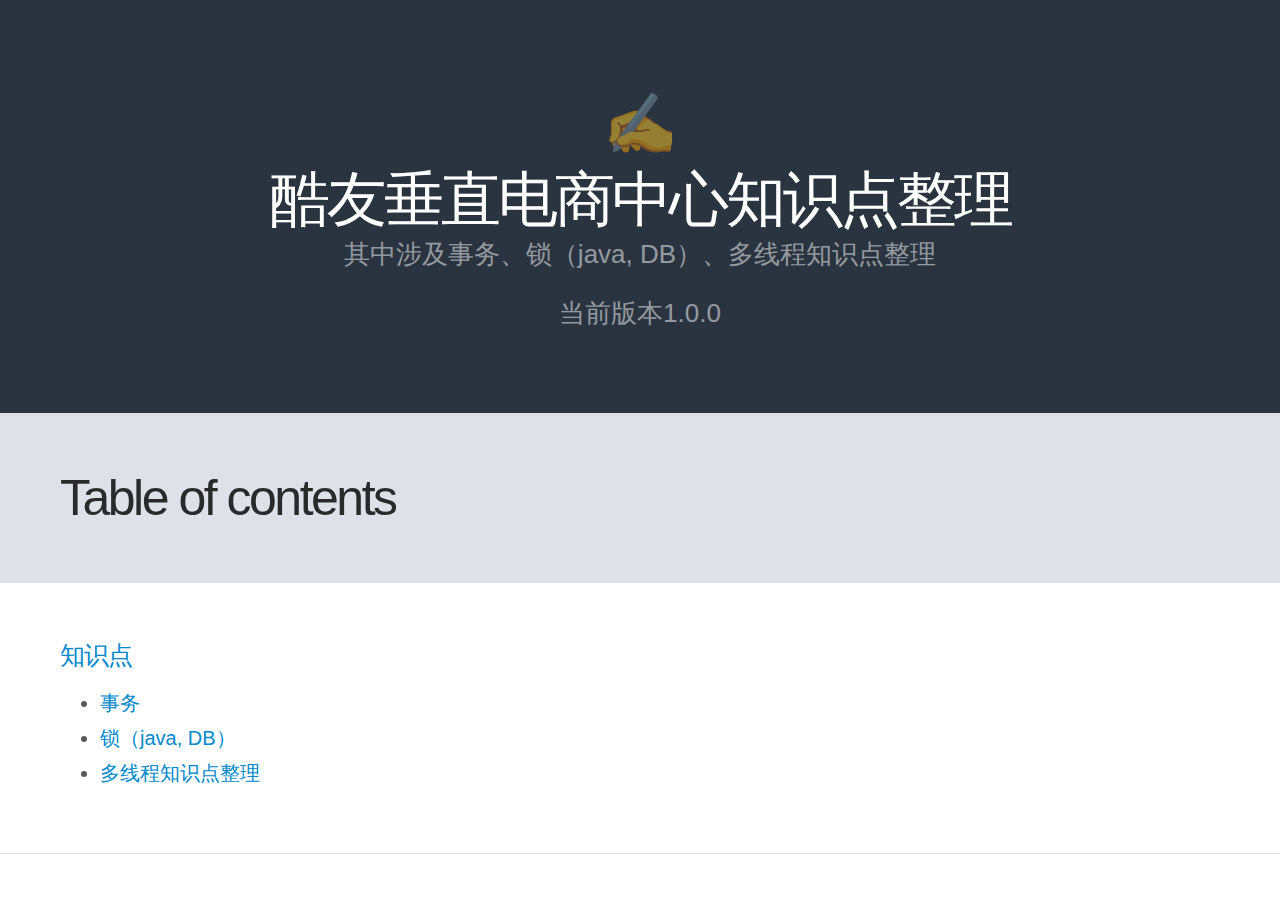
<file: kuyuTechHtml/index.html>
<!DOCTYPE html>
<html>
	<head>
	<meta http-equiv="Content-Type" content="text/html; charset=UTF-8">
    <meta http_equiv="X_UA_Compatible" content="IE=edge">
    <meta name="viewport" content="width=device-width, initial-scale=1.0, maximum-scale=1">
    <title>酷友垂直电商中心知识点整理</title>

    <link rel="stylesheet" href="static/css/style.css">
    </head>
	
<body youdao="bind">
    
	<header class="masthead">
		<div class="container">
			<span class="icon">✍</span>
			<h1>酷友垂直电商中心知识点整理</h1>
			<p class="lead">其中涉及事务、锁（java, DB）、多线程知识点整理</p>
			<p class="lead">当前版本1.0.0</p>
		</div>
	</header>
	<a href="#top" id="toTop"></a>
	<div class="heading" id="toc">
		<h2>Table of contents</h2>
	</div>
	<div class="section toc">
		<div class="col">
			<h4><a href="index.html">知识点</a></h4>
			<ul>
				<li><a href="html/transaction.html">事务</a></li>
				<li><a href="html/lock.html">锁（java, DB）</a></li>
				<li><a href="html/multithreading.html">多线程知识点整理</a></li>
			</ul>
		</div>
	</div>
</body>
</html>
</file>
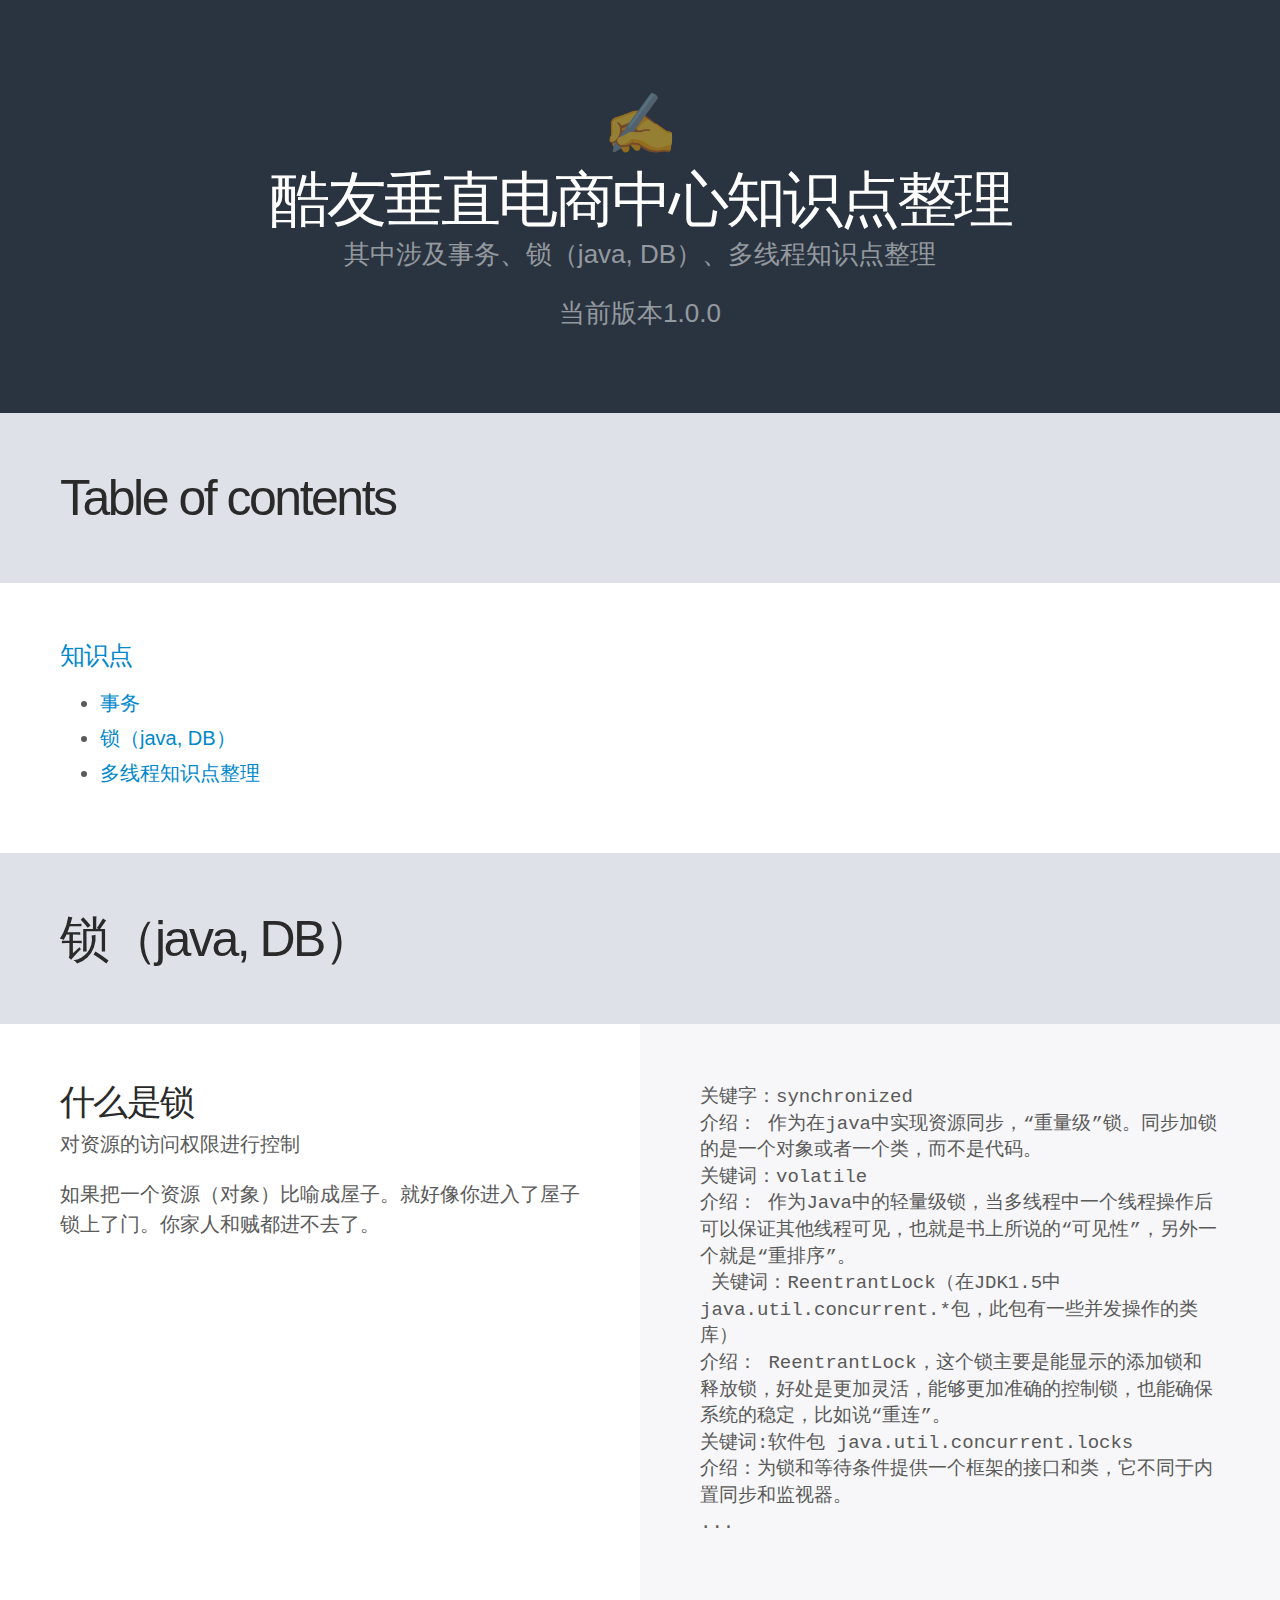
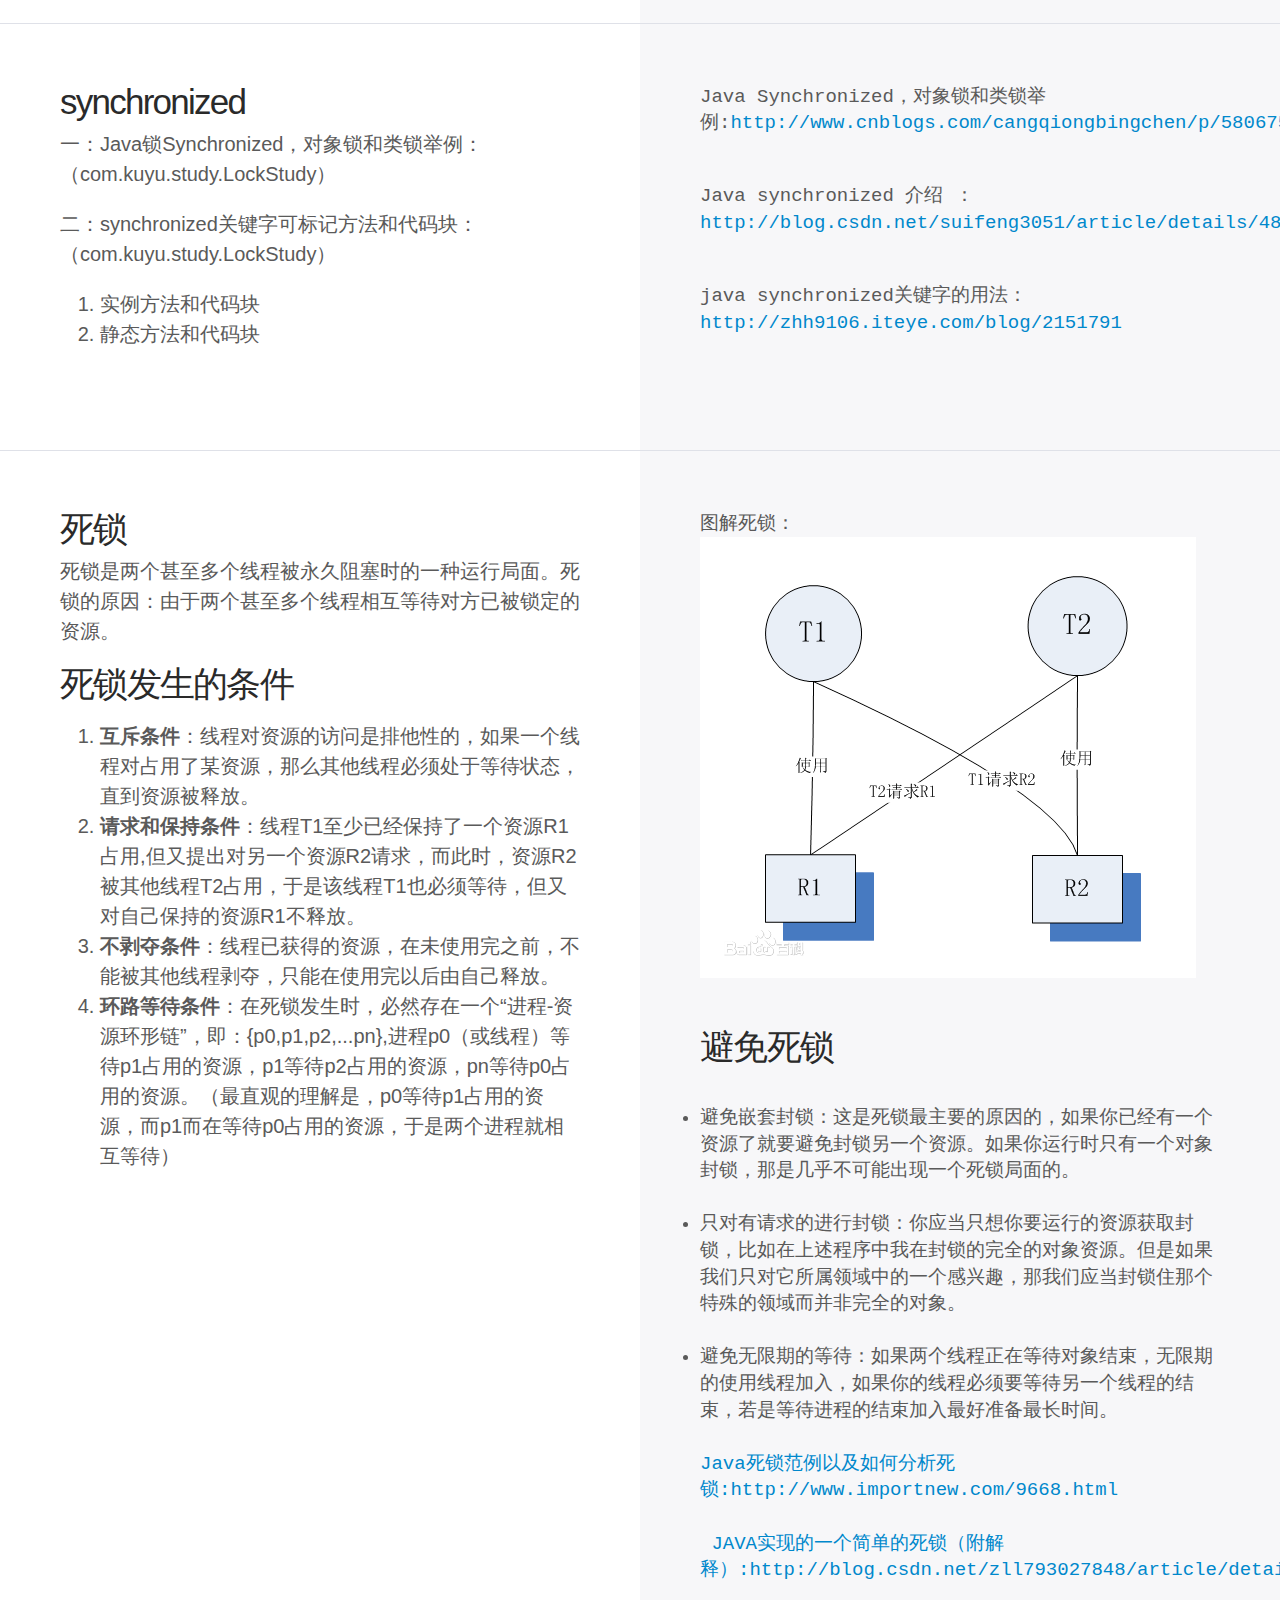
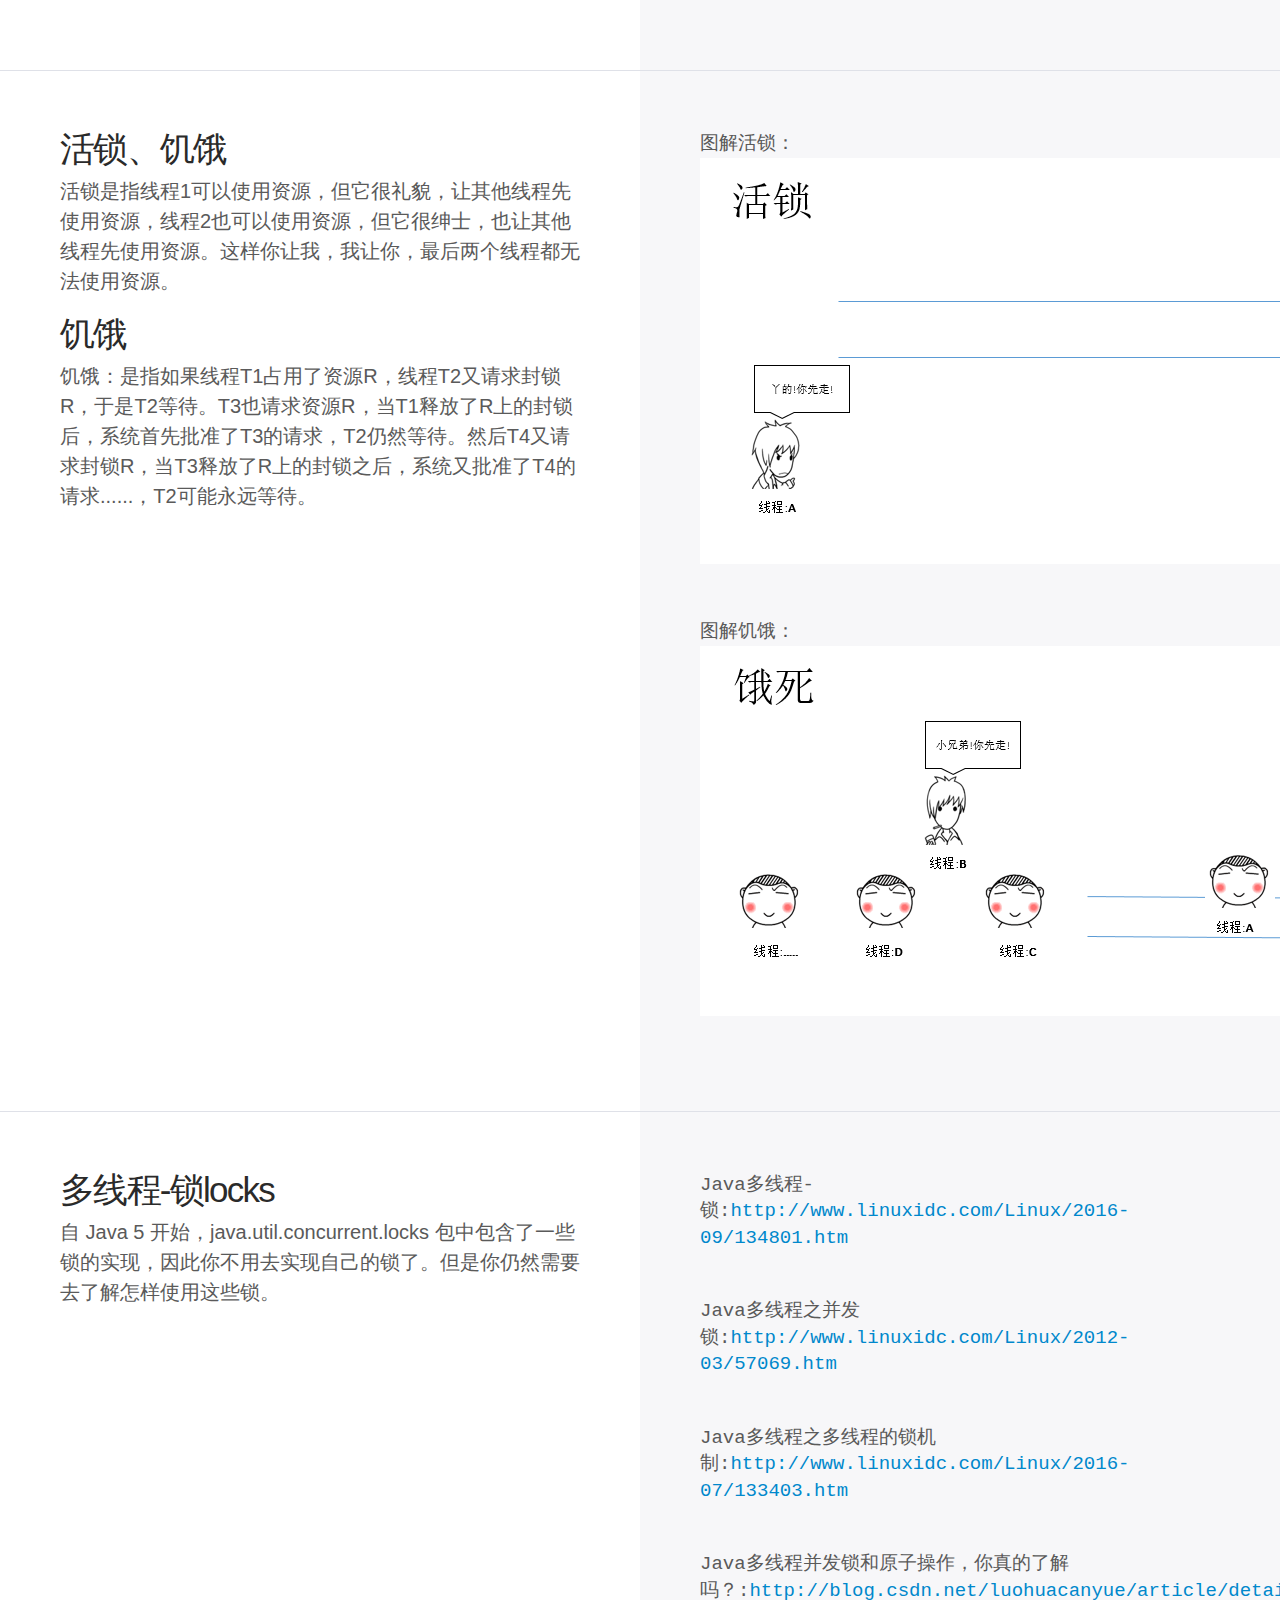
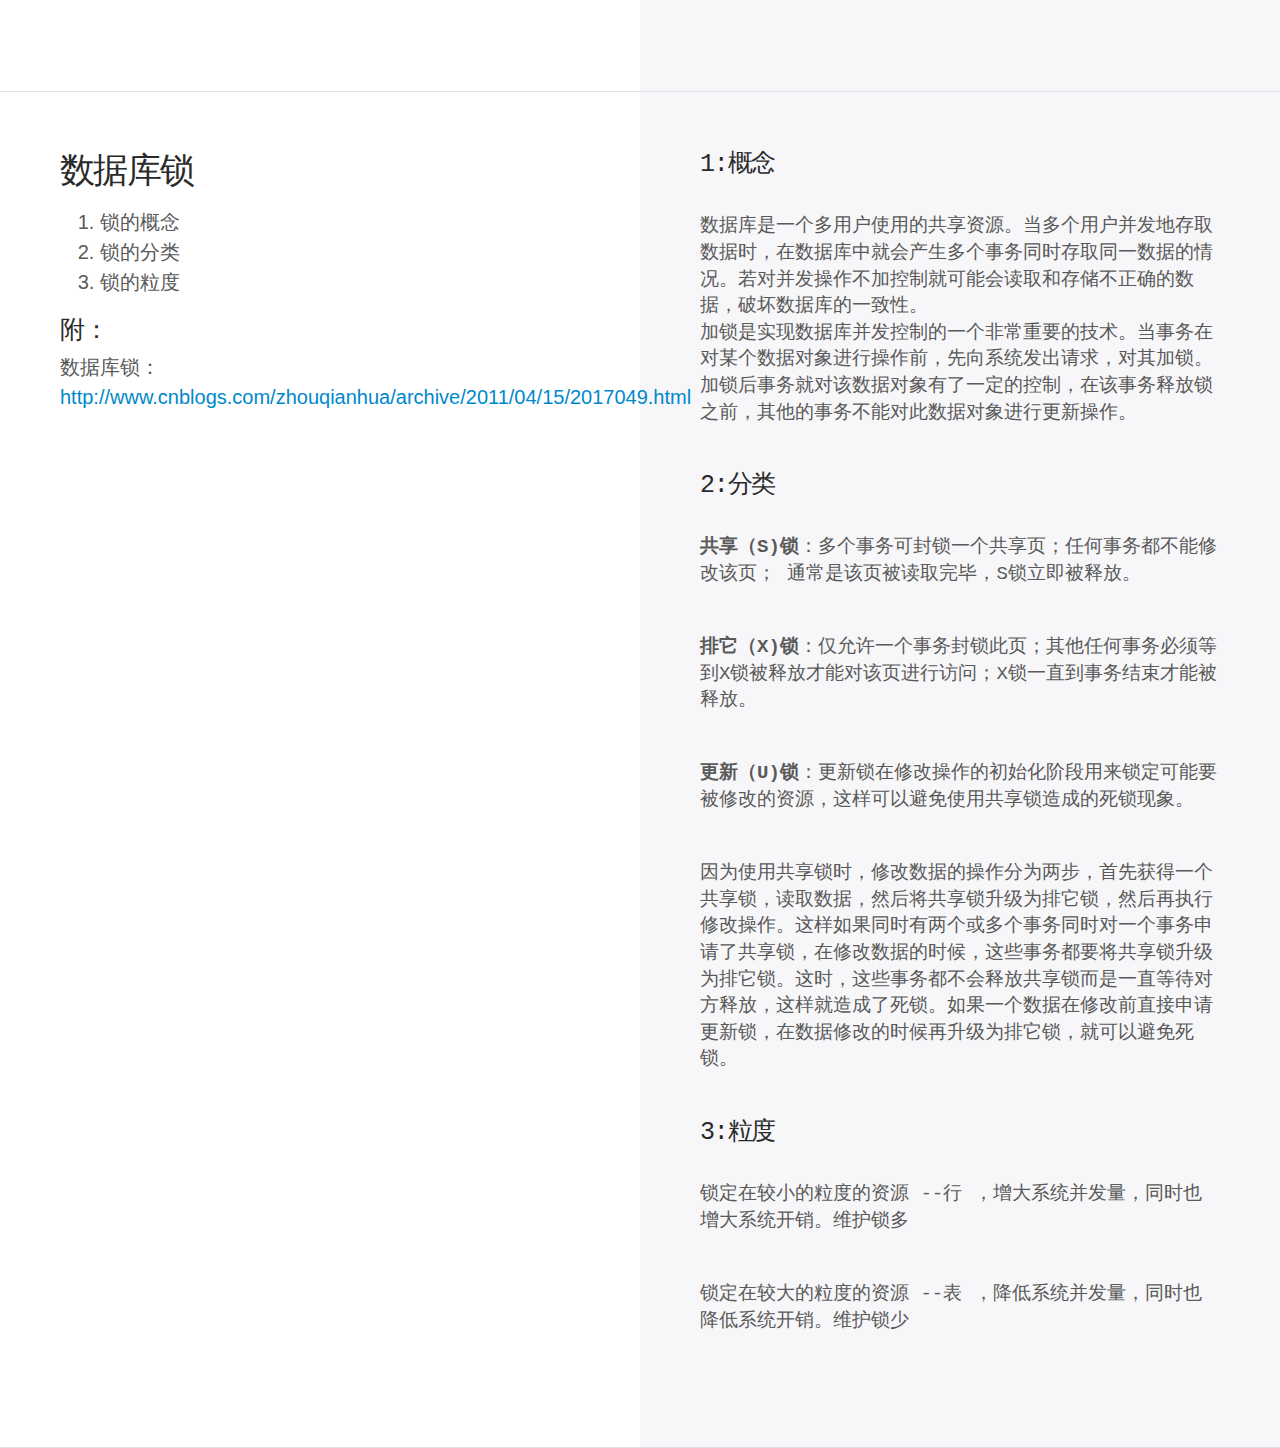
<file: kuyuTechHtml/html/lock.html>
<!DOCTYPE html>
<html>
	<head>
	<meta http-equiv="Content-Type" content="text/html; charset=UTF-8">
    <meta http_equiv="X_UA_Compatible" content="IE=edge">
    <meta name="viewport" content="width=device-width, initial-scale=1.0, maximum-scale=1">
    <title>锁知识点整理</title>
    	<link rel="stylesheet" href="../static/css/style.css">
    </head>
<body youdao="bind">

<header class="masthead">
	<div class="container">
		<span class="icon">✍</span>
		<h1>酷友垂直电商中心知识点整理</h1>
		<p class="lead">其中涉及事务、锁（java, DB）、多线程知识点整理</p>
		<p class="lead">当前版本1.0.0</p>
	</div>
</header>
<a href="#top" id="toTop"></a>
<div class="heading" id="toc">
	<h2>Table of contents</h2>
</div>
<div class="section toc">
	<div class="col">
		<h4><a href="../index.html">知识点</a></h4>
		<ul>
			<li><a href="../html/transaction.html">事务</a></li>
			<li><a href="../html/lock.html">锁（java, DB）</a></li>
			<li><a href="../html/multithreading.html">多线程知识点整理</a></li>
		</ul>
	</div>
</div>

<div class="heading" id="css">
  <h2>锁（java, DB）</h2>
</div>

<div class="section" id="css_declaration_order">
    <div class="col">
        <h3>什么是锁</h3>
        <p>对资源的访问权限进行控制</p>
        <p>如果把一个资源（对象）比喻成屋子。就好像你进入了屋子锁上了门。你家人和贼都进不去了。</p>
    </div>
    <div class="col">
        <div class="highlight">
        <pre>
关键字：synchronized
介绍： 作为在java中实现资源同步，“重量级”锁。同步加锁的是一个对象或者一个类，而不是代码。
关键词：volatile
介绍： 作为Java中的轻量级锁，当多线程中一个线程操作后可以保证其他线程可见，也就是书上所说的“可见性”，另外一个就是“重排序”。
 关键词：ReentrantLock（在JDK1.5中java.util.concurrent.*包，此包有一些并发操作的类库）
介绍： ReentrantLock，这个锁主要是能显示的添加锁和释放锁，好处是更加灵活，能够更加准确的控制锁，也能确保系统的稳定，比如说“重连”。
关键词:软件包 java.util.concurrent.locks 
介绍：为锁和等待条件提供一个框架的接口和类，它不同于内置同步和监视器。
...
        </pre>
		</div>
    </div>
</div>


<div class="section" id="css_declaration_order">
    <div class="col">
        <h3>synchronized</h3>
        <p>一：Java锁Synchronized，对象锁和类锁举例：（com.kuyu.study.LockStudy）</p>
        <p>二：synchronized关键字可标记方法和代码块：（com.kuyu.study.LockStudy）</p>
        <ol>
        	<li>实例方法和代码块</li>
        	<li>静态方法和代码块</li>
        </ol>
    </div>
    <div class="col">
        <div class="highlight">
        <pre>
<p>Java Synchronized，对象锁和类锁举例:<a href="http://www.cnblogs.com/cangqiongbingchen/p/5806757.html" target="_blank">http://www.cnblogs.com/cangqiongbingchen/p/5806757.html</a></p>
<p>Java synchronized 介绍 ：<a href="http://blog.csdn.net/suifeng3051/article/details/48711405" target="_blank">http://blog.csdn.net/suifeng3051/article/details/48711405</a></p>
<p>java synchronized关键字的用法：<a href="http://zhh9106.iteye.com/blog/2151791" target="_blank">http://zhh9106.iteye.com/blog/2151791</a></p>
        </pre>
		</div>
    </div>
</div>

<div class="section" id="css_declaration_order">
    <div class="col">
        <h3>死锁</h3>
        <p>死锁是两个甚至多个线程被永久阻塞时的一种运行局面。死锁的原因：由于两个甚至多个线程相互等待对方已被锁定的资源。</p>
        <h3>死锁发生的条件</h3>
        <p/>
        <ol>
			<li><b>互斥条件</b>：线程对资源的访问是排他性的，如果一个线程对占用了某资源，那么其他线程必须处于等待状态，直到资源被释放。</li>
			<li><b>请求和保持条件</b>：线程T1至少已经保持了一个资源R1占用,但又提出对另一个资源R2请求，而此时，资源R2被其他线程T2占用，于是该线程T1也必须等待，但又对自己保持的资源R1不释放。</li>
			<li><b>不剥夺条件</b>：线程已获得的资源，在未使用完之前，不能被其他线程剥夺，只能在使用完以后由自己释放。</li>
			<li><b>环路等待条件</b>：在死锁发生时，必然存在一个“进程-资源环形链”，即：{p0,p1,p2,...pn},进程p0（或线程）等待p1占用的资源，p1等待p2占用的资源，pn等待p0占用的资源。（最直观的理解是，p0等待p1占用的资源，而p1而在等待p0占用的资源，于是两个进程就相互等待）</li>
		</ol>
    </div>
    <div class="col">
        <div class="highlight">
        <pre>
图解死锁：
<p><a href="../static/image/deadlock.jpg" target="_blank"><img src="../static/image/deadlock.jpg"></a></p>
<h3>避免死锁</h3>
<li>避免嵌套封锁：这是死锁最主要的原因的，如果你已经有一个资源了就要避免封锁另一个资源。如果你运行时只有一个对象封锁，那是几乎不可能出现一个死锁局面的。</li>
<li>只对有请求的进行封锁：你应当只想你要运行的资源获取封锁，比如在上述程序中我在封锁的完全的对象资源。但是如果我们只对它所属领域中的一个感兴趣，那我们应当封锁住那个特殊的领域而并非完全的对象。</li>
<li>避免无限期的等待：如果两个线程正在等待对象结束，无限期的使用线程加入，如果你的线程必须要等待另一个线程的结束，若是等待进程的结束加入最好准备最长时间。</li>
<a href="http://www.importnew.com/9668.html" target="_blank">Java死锁范例以及如何分析死锁:http://www.importnew.com/9668.html</a><br/>
<a href="http://blog.csdn.net/zll793027848/article/details/8670546" target="_blank"> JAVA实现的一个简单的死锁（附解释）:http://blog.csdn.net/zll793027848/article/details/8670546</a>
        </pre>
		</div>
    </div>
</div>
<div class="section" id="css_declaration_order">
    <div class="col">
        <h3>活锁、饥饿</h3>
        <p>活锁是指线程1可以使用资源，但它很礼貌，让其他线程先使用资源，线程2也可以使用资源，但它很绅士，也让其他线程先使用资源。这样你让我，我让你，最后两个线程都无法使用资源。</p>
        <h3>饥饿</h3>
        <p>饥饿：是指如果线程T1占用了资源R，线程T2又请求封锁R，于是T2等待。T3也请求资源R，当T1释放了R上的封锁后，系统首先批准了T3的请求，T2仍然等待。然后T4又请求封锁R，当T3释放了R上的封锁之后，系统又批准了T4的请求......，T2可能永远等待。</p>
        <p/>
    </div>
    <div class="col">
        <div class="highlight">
        <pre>
图解活锁：
<p><a href="../static/image/livelock.png" target="_blank"><img src="../static/image/livelock.png"></a></p>
图解饥饿：
<a href="../static/image/hunger.png" target="_blank"><img src="../static/image/hunger.png"></a>
        </pre>
		</div>
    </div>
</div>
<div class="section" id="css_declaration_order">
    <div class="col">
        <h3>多线程-锁locks</h3>
        <p>自 Java 5 开始，java.util.concurrent.locks 包中包含了一些锁的实现，因此你不用去实现自己的锁了。但是你仍然需要去了解怎样使用这些锁。</p>
    </div>
    <div class="col">
        <div class="highlight">
        <pre>
<p>Java多线程-锁:<a href="http://www.linuxidc.com/Linux/2016-09/134801.htm" target="_blank">http://www.linuxidc.com/Linux/2016-09/134801.htm</a></p>
<p>Java多线程之并发锁:<a href="http://www.linuxidc.com/Linux/2012-03/57069.htm" target="_blank">http://www.linuxidc.com/Linux/2012-03/57069.htm</a></p>
<p>Java多线程之多线程的锁机制:<a href="http://www.linuxidc.com/Linux/2016-07/133403.htm" target="_blank">http://www.linuxidc.com/Linux/2016-07/133403.htm</a></p>
<p>Java多线程并发锁和原子操作，你真的了解吗？:<a href="http://blog.csdn.net/luohuacanyue/article/details/7796352" target="_blank">http://blog.csdn.net/luohuacanyue/article/details/7796352</a></
        </pre>
		</div>
    </div>
</div>

<div class="section" id="css_declaration_order">
    <div class="col">
        <h3>数据库锁</h3>
        <p/>
        <ol>
        	<li>锁的概念</li>
        	<li>锁的分类</li>
        	<li>锁的粒度</li>
        </ol>
        </p>
        <h4>附：</h4>
        <p>数据库锁：<a href="http://www.cnblogs.com/zhouqianhua/archive/2011/04/15/2017049.html" target="_blank">http://www.cnblogs.com/zhouqianhua/archive/2011/04/15/2017049.html</a></p>
    </div>
    <div class="col">
        <div class="highlight">
        <pre>
<h4>1:概念</h4>
<p>数据库是一个多用户使用的共享资源。当多个用户并发地存取数据时，在数据库中就会产生多个事务同时存取同一数据的情况。若对并发操作不加控制就可能会读取和存储不正确的数据，破坏数据库的一致性。
加锁是实现数据库并发控制的一个非常重要的技术。当事务在对某个数据对象进行操作前，先向系统发出请求，对其加锁。加锁后事务就对该数据对象有了一定的控制，在该事务释放锁之前，其他的事务不能对此数据对象进行更新操作。</p>
<h4>2:分类</h4>
<p><b>共享（S)锁</b>：多个事务可封锁一个共享页；任何事务都不能修改该页； 通常是该页被读取完毕，S锁立即被释放。</p> 
<p><b>排它（X)锁</b>：仅允许一个事务封锁此页；其他任何事务必须等到X锁被释放才能对该页进行访问；X锁一直到事务结束才能被释放。</p> 
<p><b>更新（U)锁</b>：更新锁在修改操作的初始化阶段用来锁定可能要被修改的资源，这样可以避免使用共享锁造成的死锁现象。</p>
<p>因为使用共享锁时，修改数据的操作分为两步，首先获得一个共享锁，读取数据，然后将共享锁升级为排它锁，然后再执行修改操作。这样如果同时有两个或多个事务同时对一个事务申请了共享锁，在修改数据的时候，这些事务都要将共享锁升级为排它锁。这时，这些事务都不会释放共享锁而是一直等待对方释放，这样就造成了死锁。如果一个数据在修改前直接申请更新锁，在数据修改的时候再升级为排它锁，就可以避免死锁。</p>
<h4>3:粒度</h4>
<p>锁定在较小的粒度的资源 --行 ，增大系统并发量，同时也增大系统开销。维护锁多</p>
<p>锁定在较大的粒度的资源 --表 ，降低系统并发量，同时也降低系统开销。维护锁少</p>
        </pre>
		</div>
    </div>
</div>
</body>
</html>
</file>
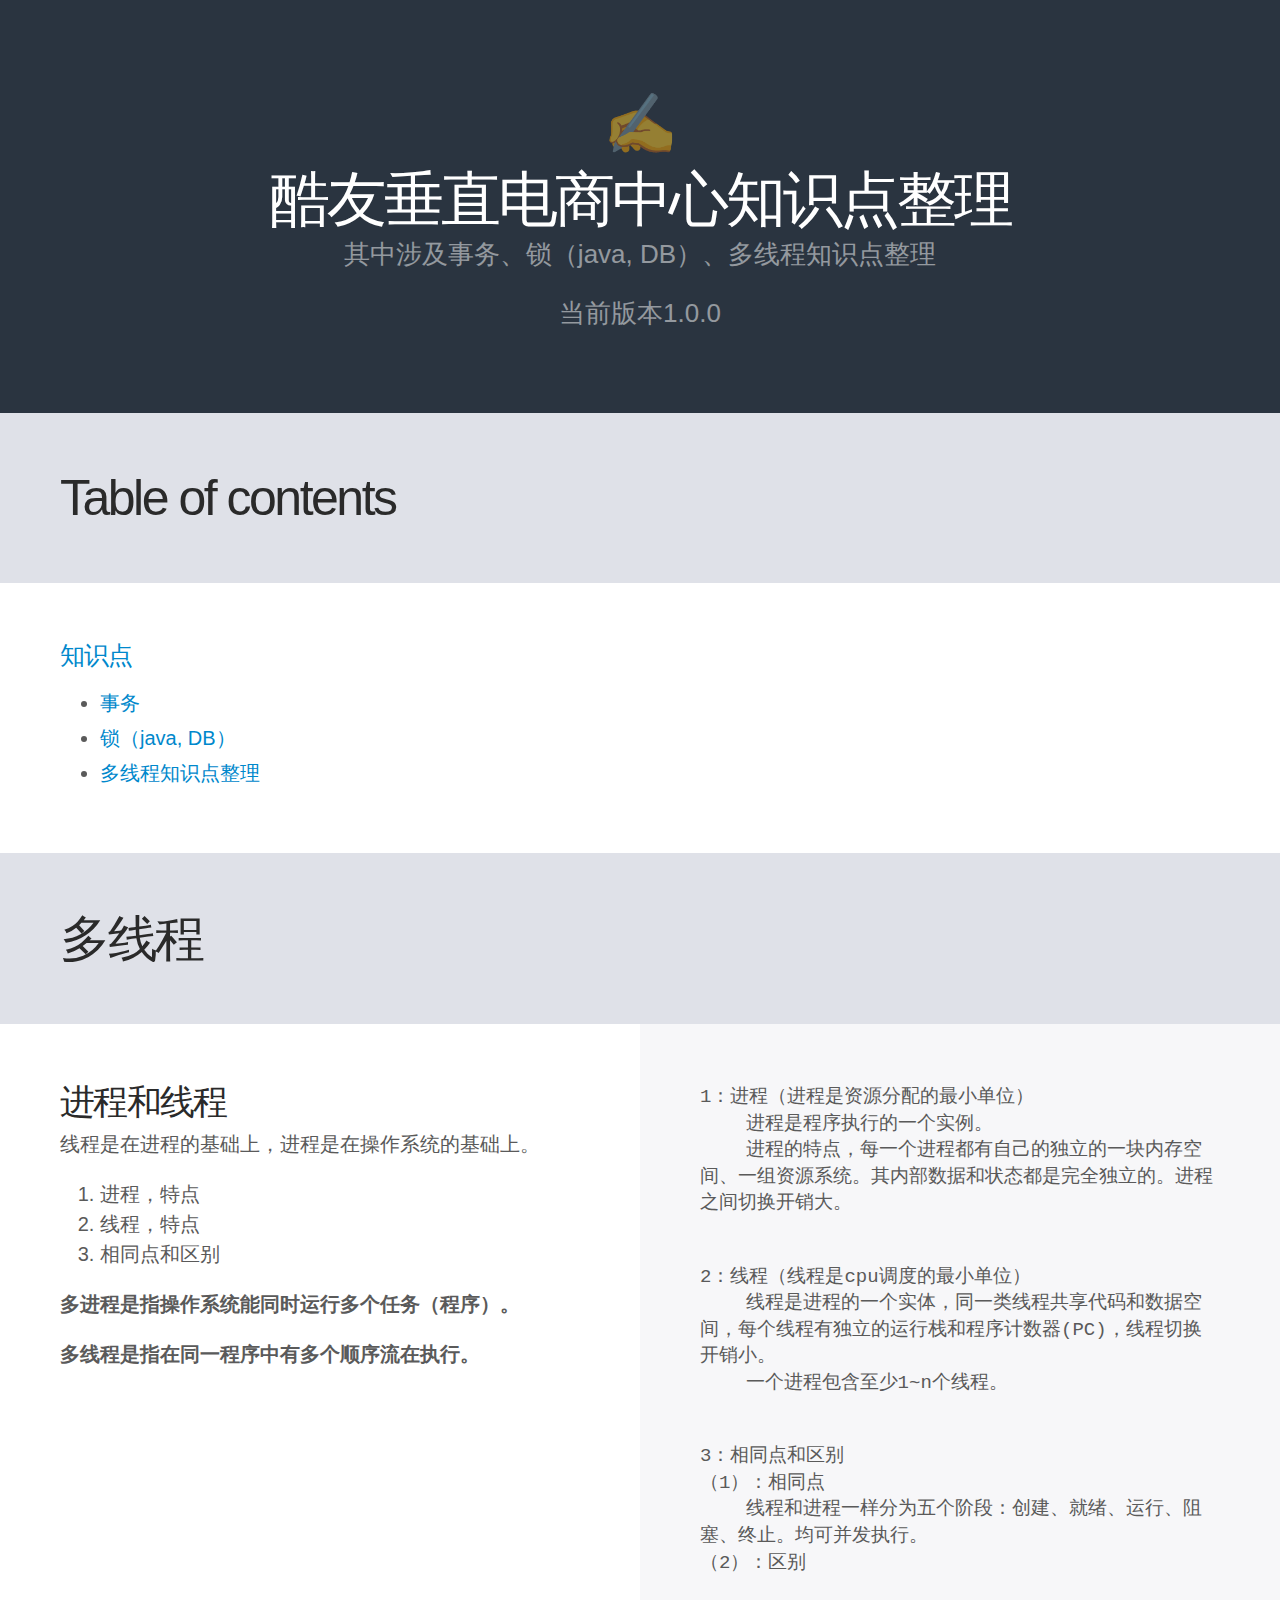
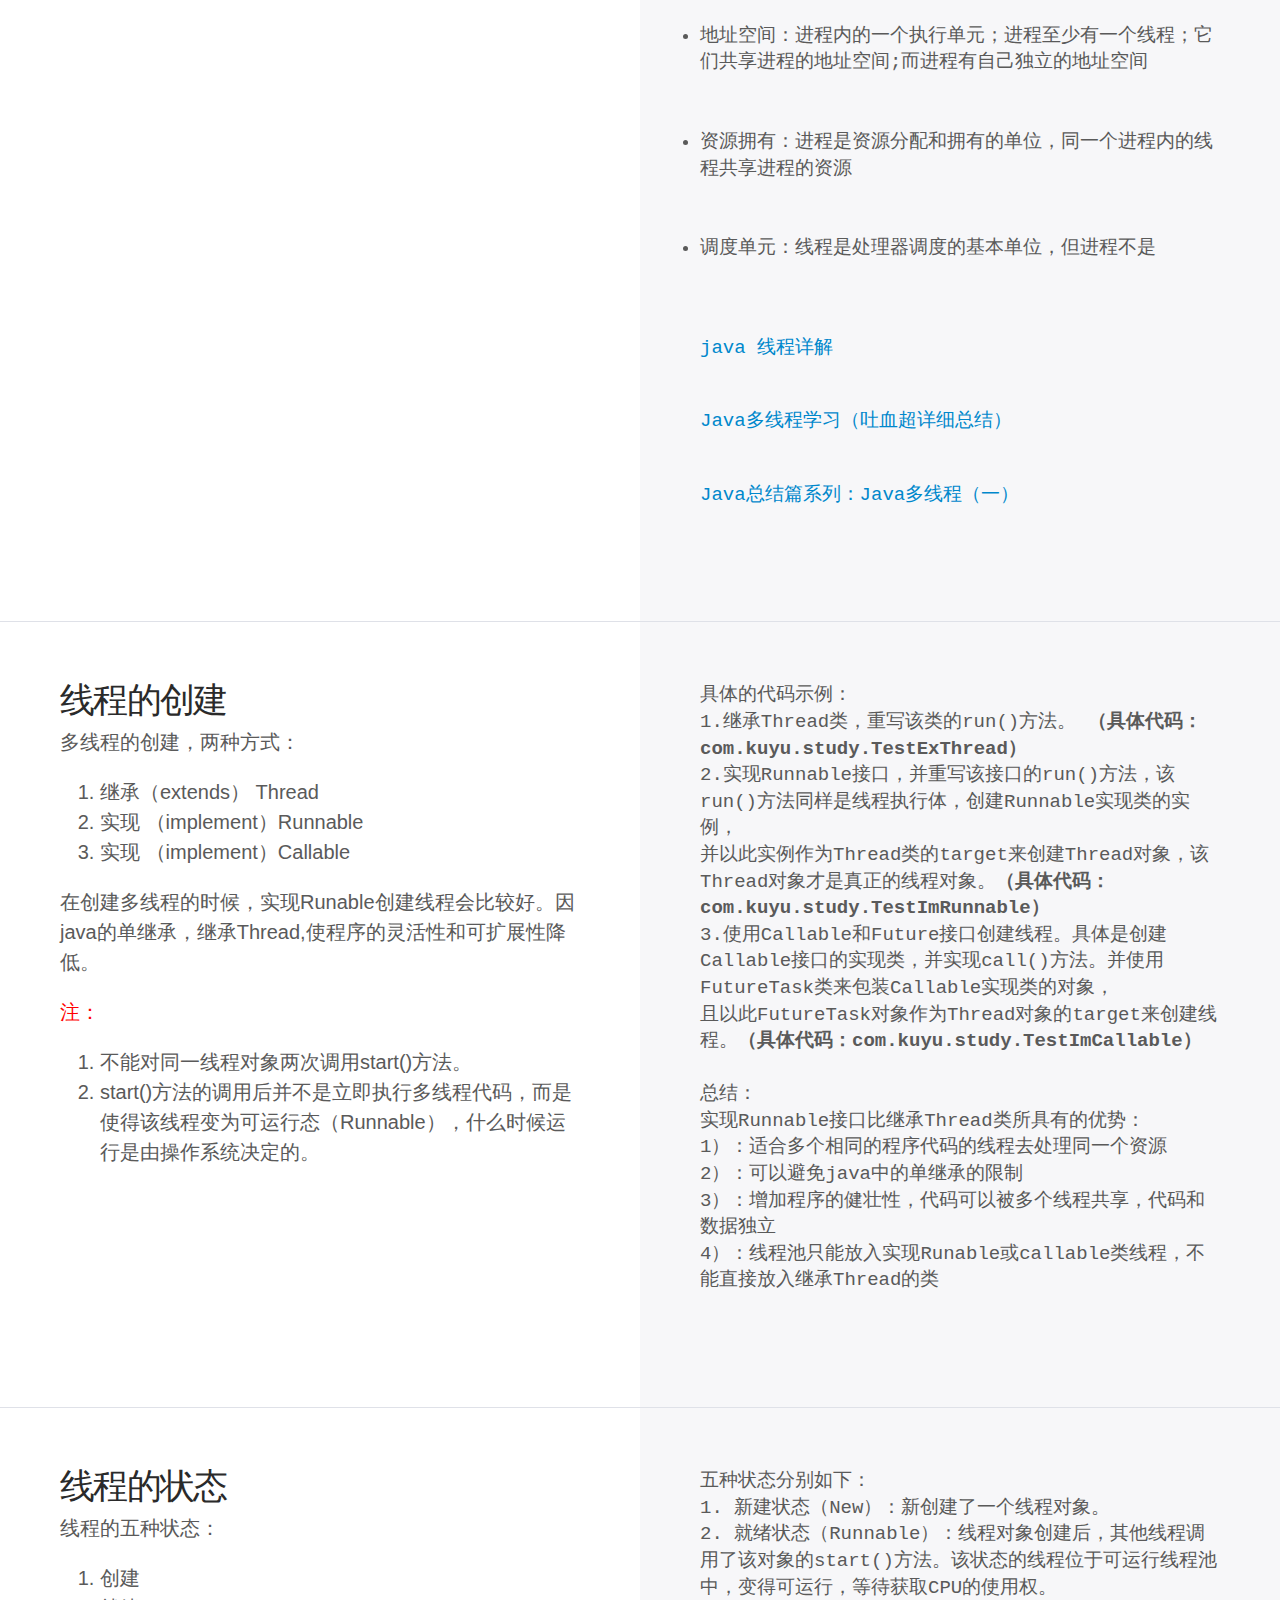
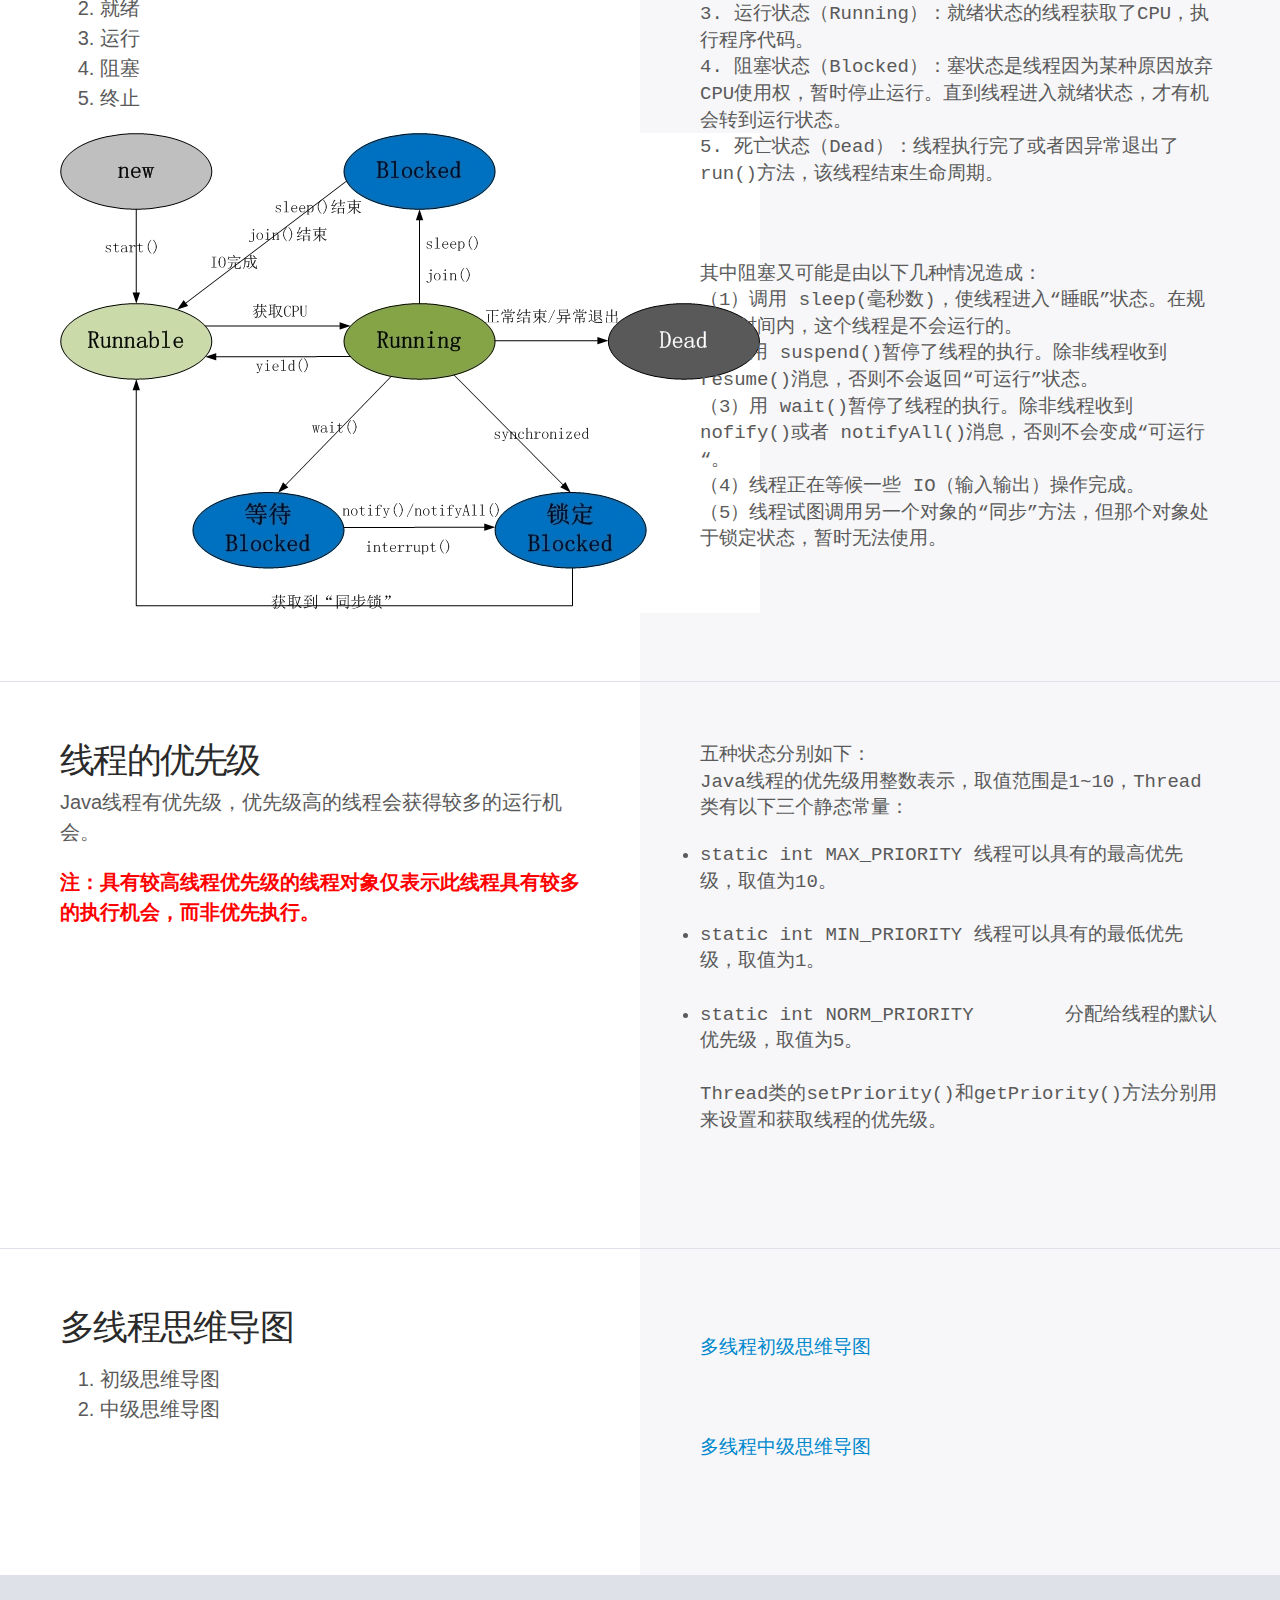
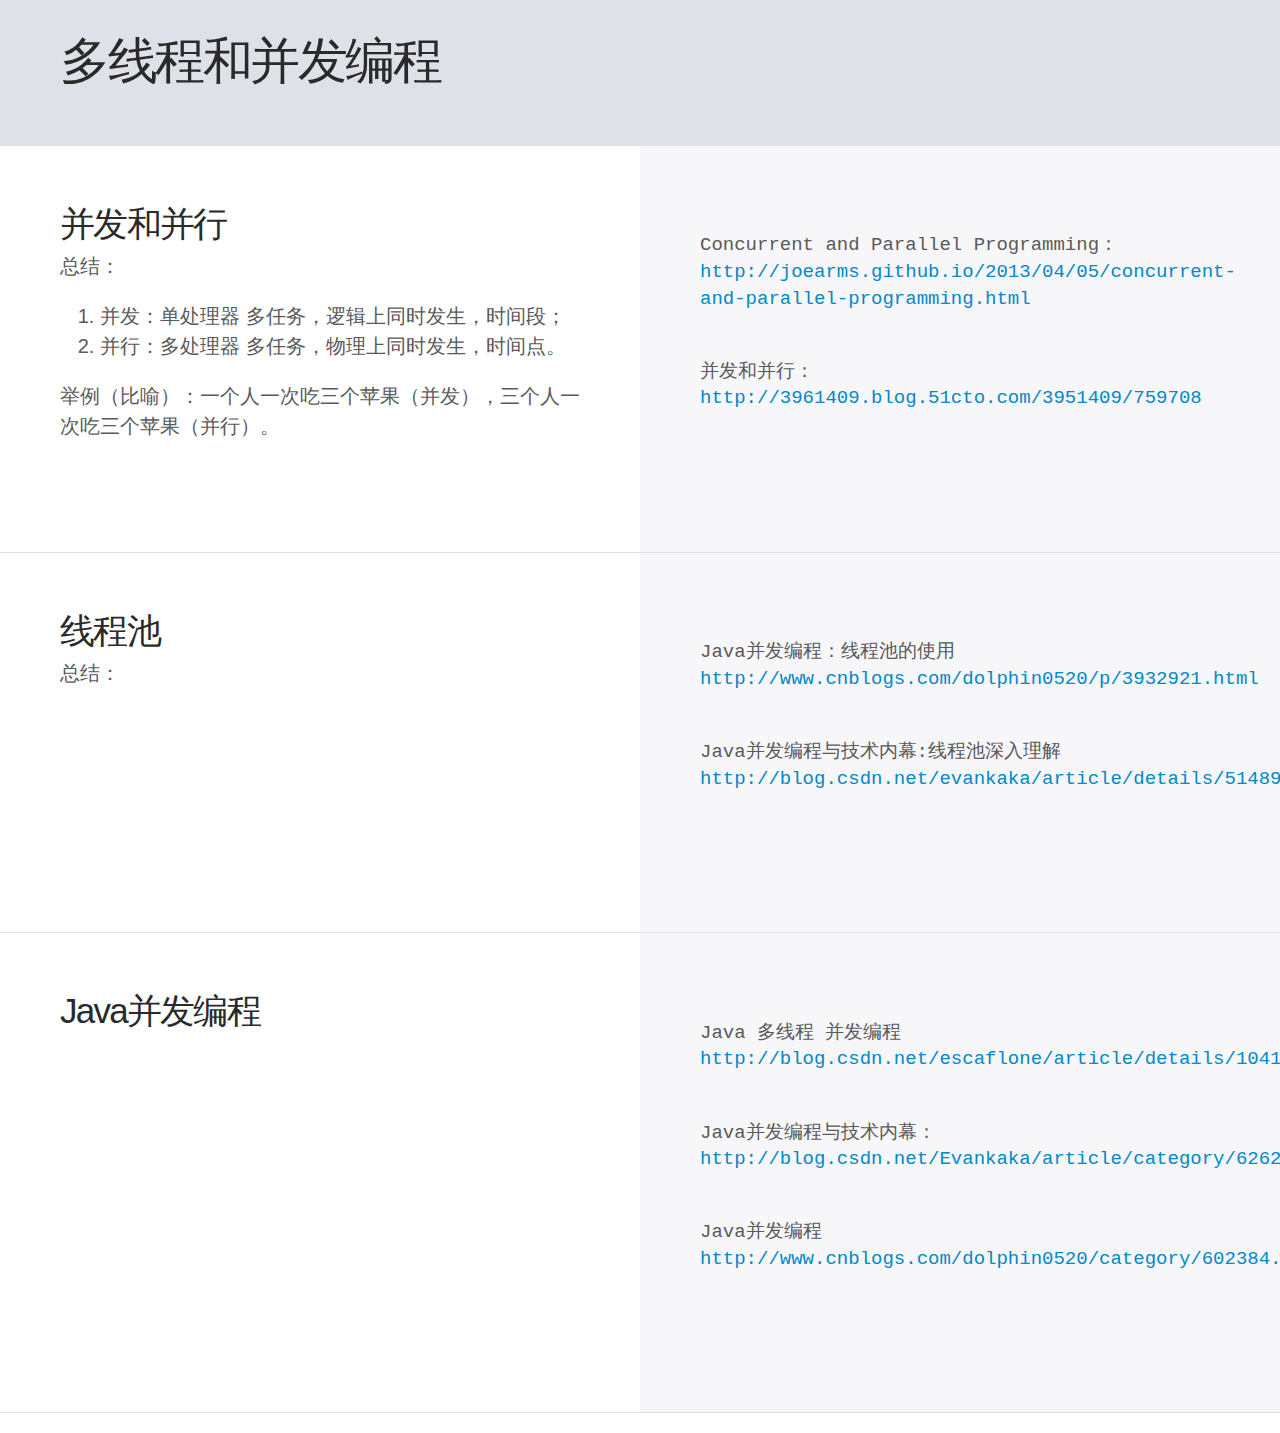
<file: kuyuTechHtml/html/multithreading.html>
<!DOCTYPE html>
<html>
	<head>
	<meta http-equiv="Content-Type" content="text/html; charset=UTF-8">
    <meta http_equiv="X_UA_Compatible" content="IE=edge">
    <meta name="viewport" content="width=device-width, initial-scale=1.0, maximum-scale=1">
    <title>多线程知识点整理</title>
    	<link rel="stylesheet" href="../static/css/style.css">
    </head>
<body youdao="bind">

<header class="masthead">
	<div class="container">
		<span class="icon">✍</span>
		<h1>酷友垂直电商中心知识点整理</h1>
		<p class="lead">其中涉及事务、锁（java, DB）、多线程知识点整理</p>
		<p class="lead">当前版本1.0.0</p>
	</div>
</header>
<a href="#top" id="toTop"></a>
<div class="heading" id="toc">
	<h2>Table of contents</h2>
</div>
<div class="section toc">
	<div class="col">
		<h4><a href="../index.html">知识点</a></h4>
		<ul>
			<li><a href="../html/transaction.html">事务</a></li>
			<li><a href="../html/lock.html">锁（java, DB）</a></li>
			<li><a href="../html/multithreading.html">多线程知识点整理</a></li>
		</ul>
	</div>
</div>

<div class="heading" id="css">
  <h2>多线程</h2>
</div>

<div class="section" id="css_declaration_order">
    <div class="col">
        <h3>进程和线程  </h3>
        <p>线程是在进程的基础上，进程是在操作系统的基础上。</p>
        <ol>
        	<li>进程，特点</li>
        	<li>线程，特点</li>
        	<li>相同点和区别</li>
        </ol>
        <p><b>多进程是指操作系统能同时运行多个任务（程序）。</b></p>
		<p><b>多线程是指在同一程序中有多个顺序流在执行。</b></p>
    </div>
    <div class="col">
        <div class="highlight">
        <pre>
<p>1：进程（进程是资源分配的最小单位）
    进程是程序执行的一个实例。
    进程的特点，每一个进程都有自己的独立的一块内存空间、一组资源系统。其内部数据和状态都是完全独立的。进程之间切换开销大。
</p>
<p>2：线程（线程是cpu调度的最小单位）
    线程是进程的一个实体，同一类线程共享代码和数据空间，每个线程有独立的运行栈和程序计数器(PC)，线程切换开销小。
    一个进程包含至少1~n个线程。
</p>
<p>3：相同点和区别
（1）：相同点
    线程和进程一样分为五个阶段：创建、就绪、运行、阻塞、终止。均可并发执行。
（2）：区别
	<li>地址空间：进程内的一个执行单元；进程至少有一个线程；它们共享进程的地址空间;而进程有自己独立的地址空间</li>
	<li>资源拥有：进程是资源分配和拥有的单位，同一个进程内的线程共享进程的资源</li>
	<li>调度单元：线程是处理器调度的基本单位，但进程不是</li>
</p>
<p><a href="http://blog.csdn.net/suifeng3051/article/details/49251959"  target="_blank">java 线程详解</a></p>
<p><a href="http://blog.csdn.net/evankaka/article/details/44153709"  target="_blank">Java多线程学习（吐血超详细总结）</a></p>
<p><a href="http://www.cnblogs.com/lwbqqyumidi/p/3804883.html"  target="_blank">Java总结篇系列：Java多线程（一）</a></p>
        </pre>
		</div>
    </div>
</div>
<div class="section" id="css_declaration_order">
    <div class="col">
        <h3>线程的创建  </h3>
        <p>多线程的创建，两种方式：</p>
        <ol>
        	<li>继承（extends） Thread</li>
        	<li>实现 （implement）Runnable</li>
        	<li>实现 （implement）Callable</li>
        </ol>
        <p>在创建多线程的时候，实现Runable创建线程会比较好。因java的单继承，继承Thread,使程序的灵活性和可扩展性降低。</p>
        <p style="color: red;">
        	注： <ol>
        		 <li>不能对同一线程对象两次调用start()方法。</li>
        		 <li>start()方法的调用后并不是立即执行多线程代码，而是使得该线程变为可运行态（Runnable），什么时候运行是由操作系统决定的。</li>
        		</ol>
        </p>
    </div>
    <div class="col">
        <div class="highlight">
        <pre>
具体的代码示例：
1.继承Thread类，重写该类的run()方法。 <b>（具体代码：com.kuyu.study.TestExThread）</b>
2.实现Runnable接口，并重写该接口的run()方法，该run()方法同样是线程执行体，创建Runnable实现类的实例，
并以此实例作为Thread类的target来创建Thread对象，该Thread对象才是真正的线程对象。<b>（具体代码：com.kuyu.study.TestImRunnable）</b>
3.使用Callable和Future接口创建线程。具体是创建Callable接口的实现类，并实现call()方法。并使用FutureTask类来包装Callable实现类的对象，
且以此FutureTask对象作为Thread对象的target来创建线程。<b>（具体代码：com.kuyu.study.TestImCallable）</b>
<p/>
总结：
实现Runnable接口比继承Thread类所具有的优势：
1）：适合多个相同的程序代码的线程去处理同一个资源
2）：可以避免java中的单继承的限制
3）：增加程序的健壮性，代码可以被多个线程共享，代码和数据独立
4）：线程池只能放入实现Runable或callable类线程，不能直接放入继承Thread的类

        </pre>
		</div>
    </div>
</div>
<div class="section" id="css_declaration_order">
    <div class="col">
        <h3>线程的状态</h3>
        <p>线程的五种状态：</p>
        <ol>
        	<li>创建</li>
        	<li>就绪</li>
        	<li>运行</li>
        	<li>阻塞</li>
        	<li>终止</li>
        </ol>
        <a href="../static/image/multithread_status.jpg" target="_blank"><img alt="" src="../static/image/multithread_status.jpg"></a>
    </div>
    <div class="col">
        <div class="highlight">
        <pre>
<p>五种状态分别如下：
1. 新建状态（New）：新创建了一个线程对象。
2. 就绪状态（Runnable）：线程对象创建后，其他线程调用了该对象的start()方法。该状态的线程位于可运行线程池中，变得可运行，等待获取CPU的使用权。
3. 运行状态（Running）：就绪状态的线程获取了CPU，执行程序代码。
4. 阻塞状态（Blocked）：塞状态是线程因为某种原因放弃CPU使用权，暂时停止运行。直到线程进入就绪状态，才有机会转到运行状态。
5. 死亡状态（Dead）：线程执行完了或者因异常退出了run()方法，该线程结束生命周期。
</p>
<p>
其中阻塞又可能是由以下几种情况造成：
（1）调用 sleep(毫秒数)，使线程进入“睡眠”状态。在规定的时间内，这个线程是不会运行的。
（2）用 suspend()暂停了线程的执行。除非线程收到 resume()消息，否则不会返回“可运行”状态。
（3）用 wait()暂停了线程的执行。除非线程收到 nofify()或者 notifyAll()消息，否则不会变成“可运行“。
（4）线程正在等候一些 IO（输入输出）操作完成。
（5）线程试图调用另一个对象的“同步”方法，但那个对象处于锁定状态，暂时无法使用。
</p>
        </pre>
		</div>
    </div>
</div>
<div class="section" id="css_declaration_order">
    <div class="col">
        <h3>线程的优先级</h3>
        <p>Java线程有优先级，优先级高的线程会获得较多的运行机会。</p>
        <p><b style="color: red;">注：具有较高线程优先级的线程对象仅表示此线程具有较多的执行机会，而非优先执行。</b></p>
    </div>
    <div class="col">
        <div class="highlight">
        <pre>
<p>五种状态分别如下：
Java线程的优先级用整数表示，取值范围是1~10，Thread类有以下三个静态常量：
<li>static int MAX_PRIORITY	线程可以具有的最高优先级，取值为10。</li>
<li>static int MIN_PRIORITY	线程可以具有的最低优先级，取值为1。</li>
<li>static int NORM_PRIORITY	分配给线程的默认优先级，取值为5。</li>
Thread类的setPriority()和getPriority()方法分别用来设置和获取线程的优先级。
</p>
        </pre>
		</div>
    </div>
</div>

<div class="section" id="css_declaration_order">
    <div class="col">
        <h3>多线程思维导图</h3>
        <ol>
        	<li>初级思维导图</li>
        	<li>中级思维导图</li>
        </ol>
    </div>
    <div class="col">
        <div class="highlight">
        <pre>
      	<p><a href="../static/image/primary_multthread_xmind.png" target="_blank">多线程初级思维导图</a></p>
        <p><a href="../static/image/medium_multthread_xmind.jpg" target="_blank">多线程中级思维导图</a></p>
        </pre>
		</div>
    </div>
</div>

<div class="heading" id="css">
  <h2>多线程和并发编程</h2>
</div>
<div class="section" id="css_declaration_order">
    <div class="col">
        <h3>并发和并行</h3>
        <p>总结：</p>
        <ol>
        	<li>并发：单处理器 多任务，逻辑上同时发生，时间段；</li>
        	<li>并行：多处理器 多任务，物理上同时发生，时间点。</li>
        </ol>
        <p>举例（比喻）：一个人一次吃三个苹果（并发），三个人一次吃三个苹果（并行）。</p>
        
    </div>
    <div class="col">
        <div class="highlight">
        <pre>
        
<p>Concurrent and Parallel Programming：<a href="http://joearms.github.io/2013/04/05/concurrent-and-parallel-programming.html" target="_blank">http://joearms.github.io/2013/04/05/concurrent-and-parallel-programming.html</a></p>
<p>并发和并行：<a href="http://3961409.blog.51cto.com/3951409/759708" target="_blank">http://3961409.blog.51cto.com/3951409/759708</a></p>
        
        </pre>
		</div>
    </div>
</div>

<div class="section" id="css_declaration_order">
    <div class="col">
        <h3>线程池</h3>
        <p>总结：</p>
        
    </div>
    <div class="col">
        <div class="highlight">
        <pre>
        
<p>Java并发编程：线程池的使用<a href="http://www.cnblogs.com/dolphin0520/p/3932921.html" target="_blank">http://www.cnblogs.com/dolphin0520/p/3932921.html</a></p>
<p>Java并发编程与技术内幕:线程池深入理解<a href="http://blog.csdn.net/evankaka/article/details/51489322" target="_blank">http://blog.csdn.net/evankaka/article/details/51489322</a></p>
        
        </pre>
		</div>
    </div>
</div>

<div class="section" id="css_declaration_order">
    <div class="col">
        <h3> Java并发编程</h3>
        
    </div>
    <div class="col">
        <div class="highlight">
        <pre>
        
<p>Java 多线程 并发编程<a href="http://blog.csdn.net/escaflone/article/details/10418651" target="_blank">http://blog.csdn.net/escaflone/article/details/10418651</a></p>
<p>Java并发编程与技术内幕：<a href="http://blog.csdn.net/Evankaka/article/category/6262786" target="_blank">http://blog.csdn.net/Evankaka/article/category/6262786</a></p>
<p>Java并发编程<a href="http://www.cnblogs.com/dolphin0520/category/602384.html" target="_blank">http://www.cnblogs.com/dolphin0520/category/602384.html</a></p>
        
        </pre>
		</div>
    </div>
</div>


<p/>
<p/>
<p/>
<p/>
</body></html>
</file>
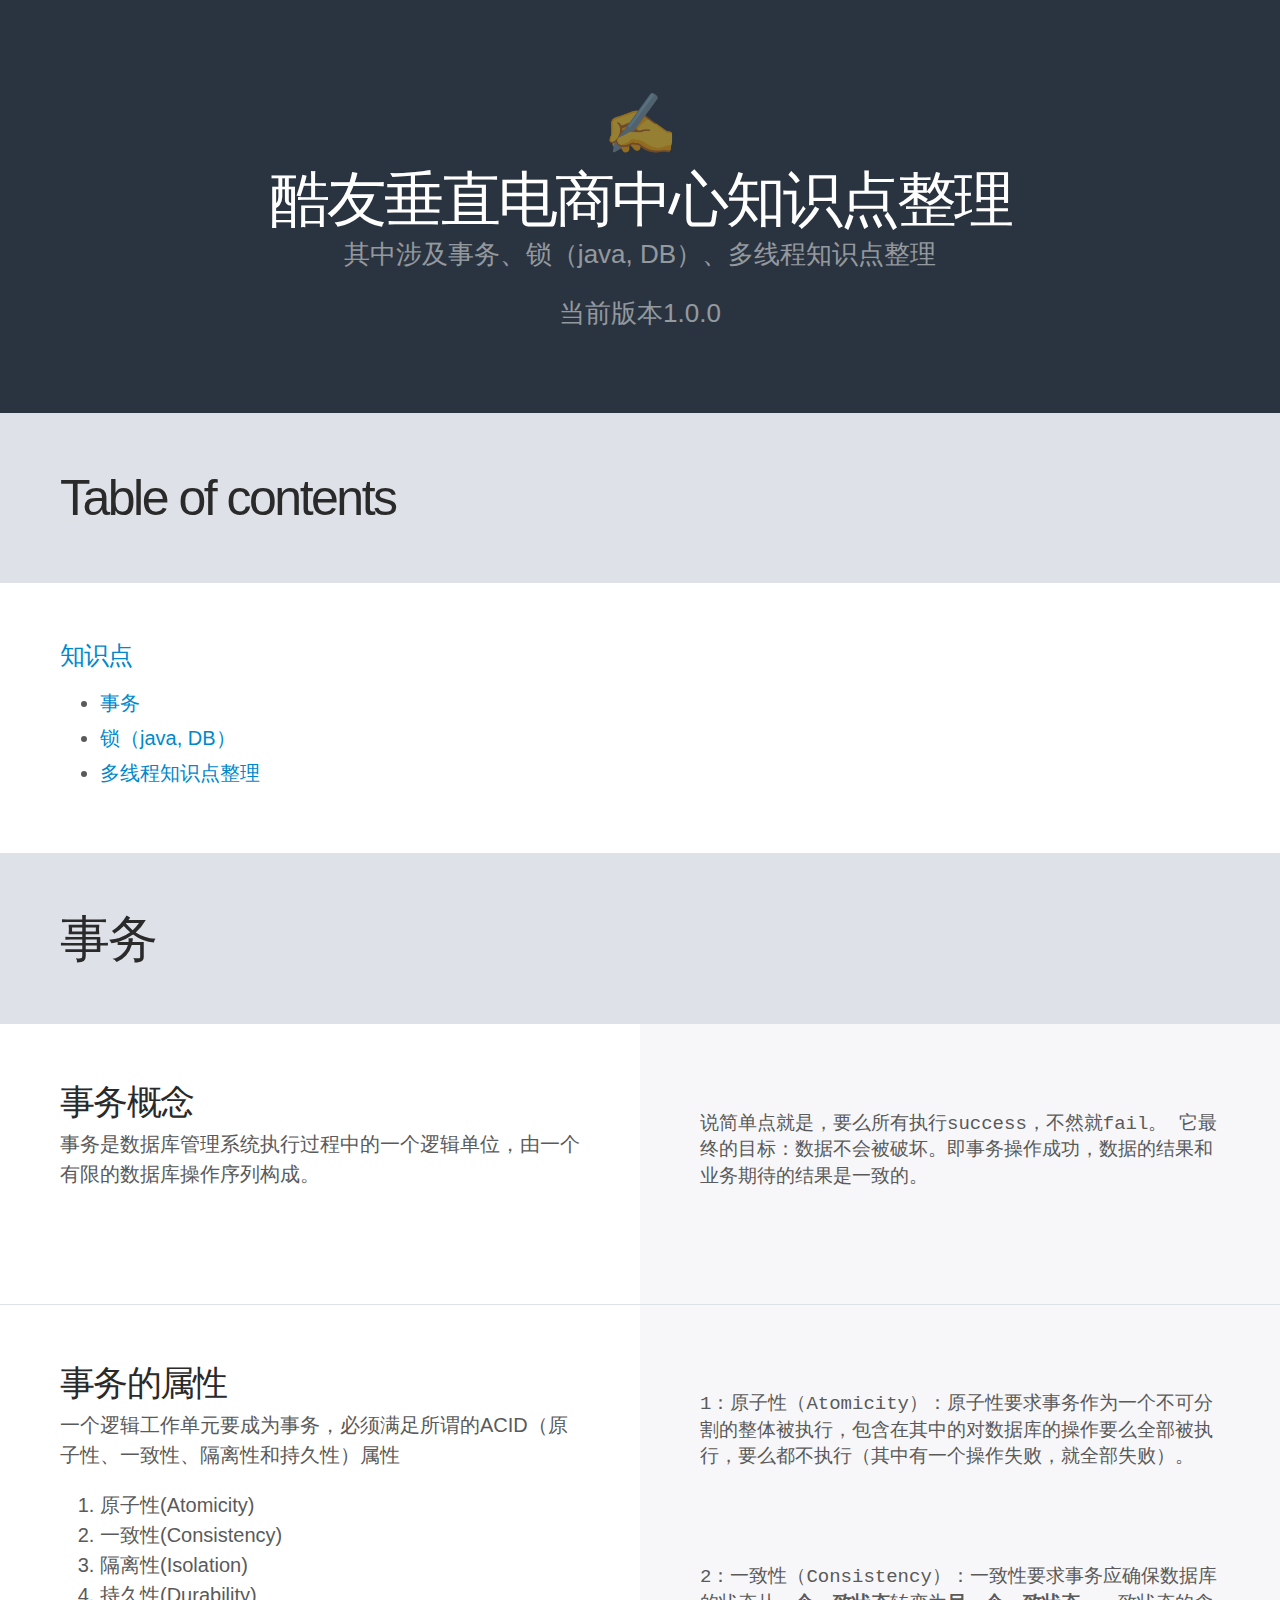
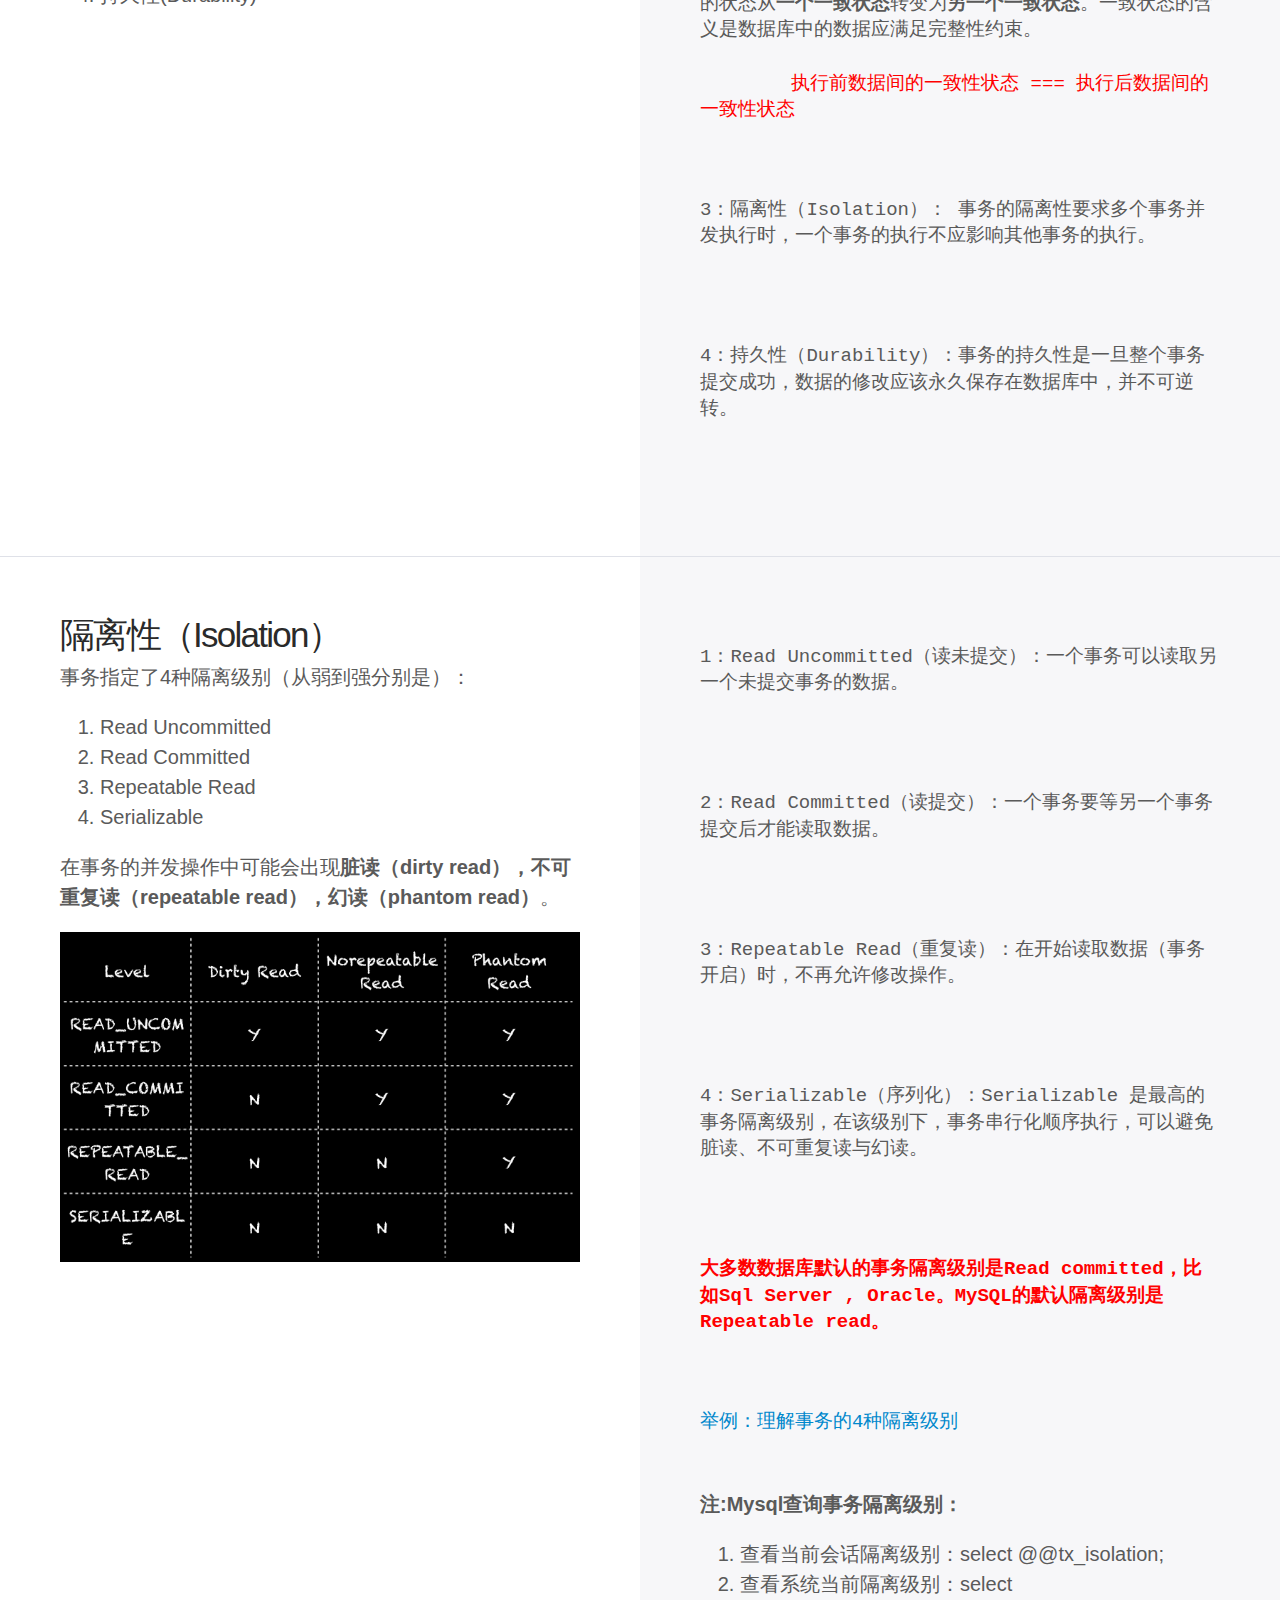
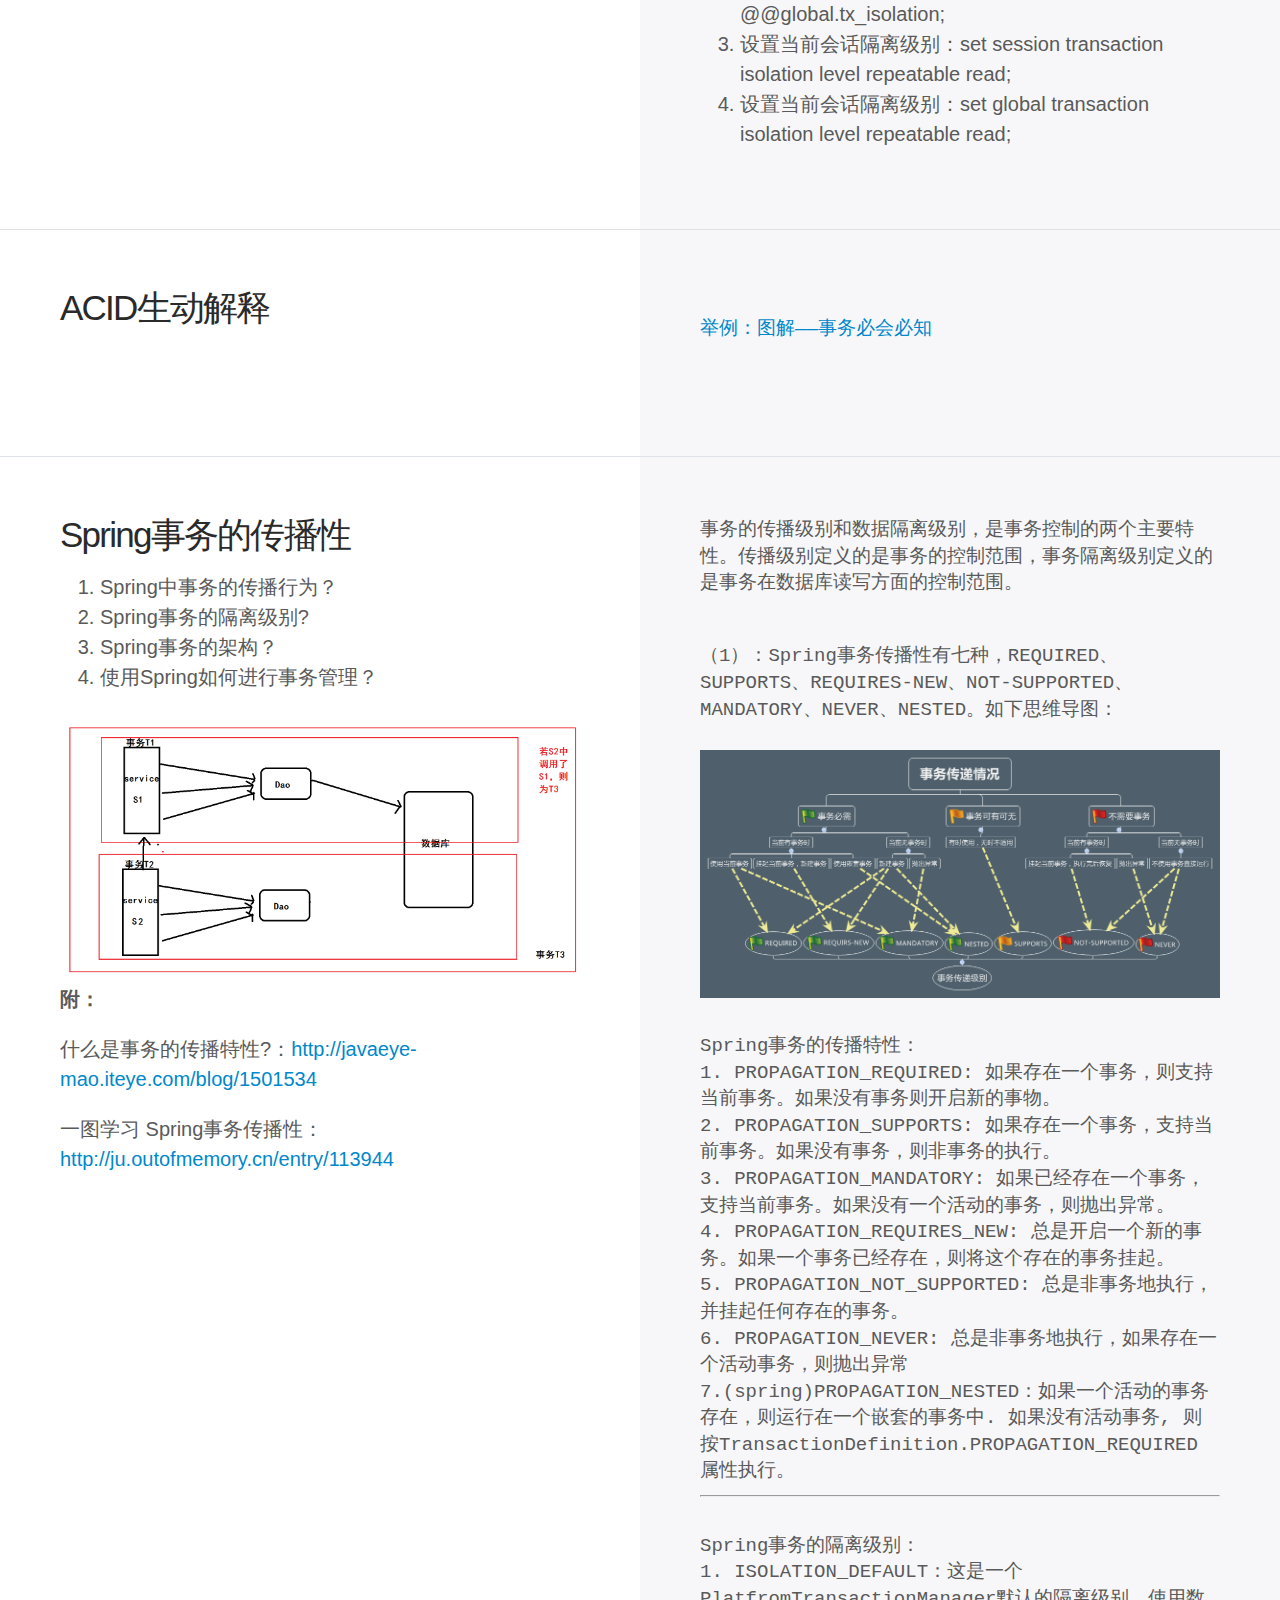
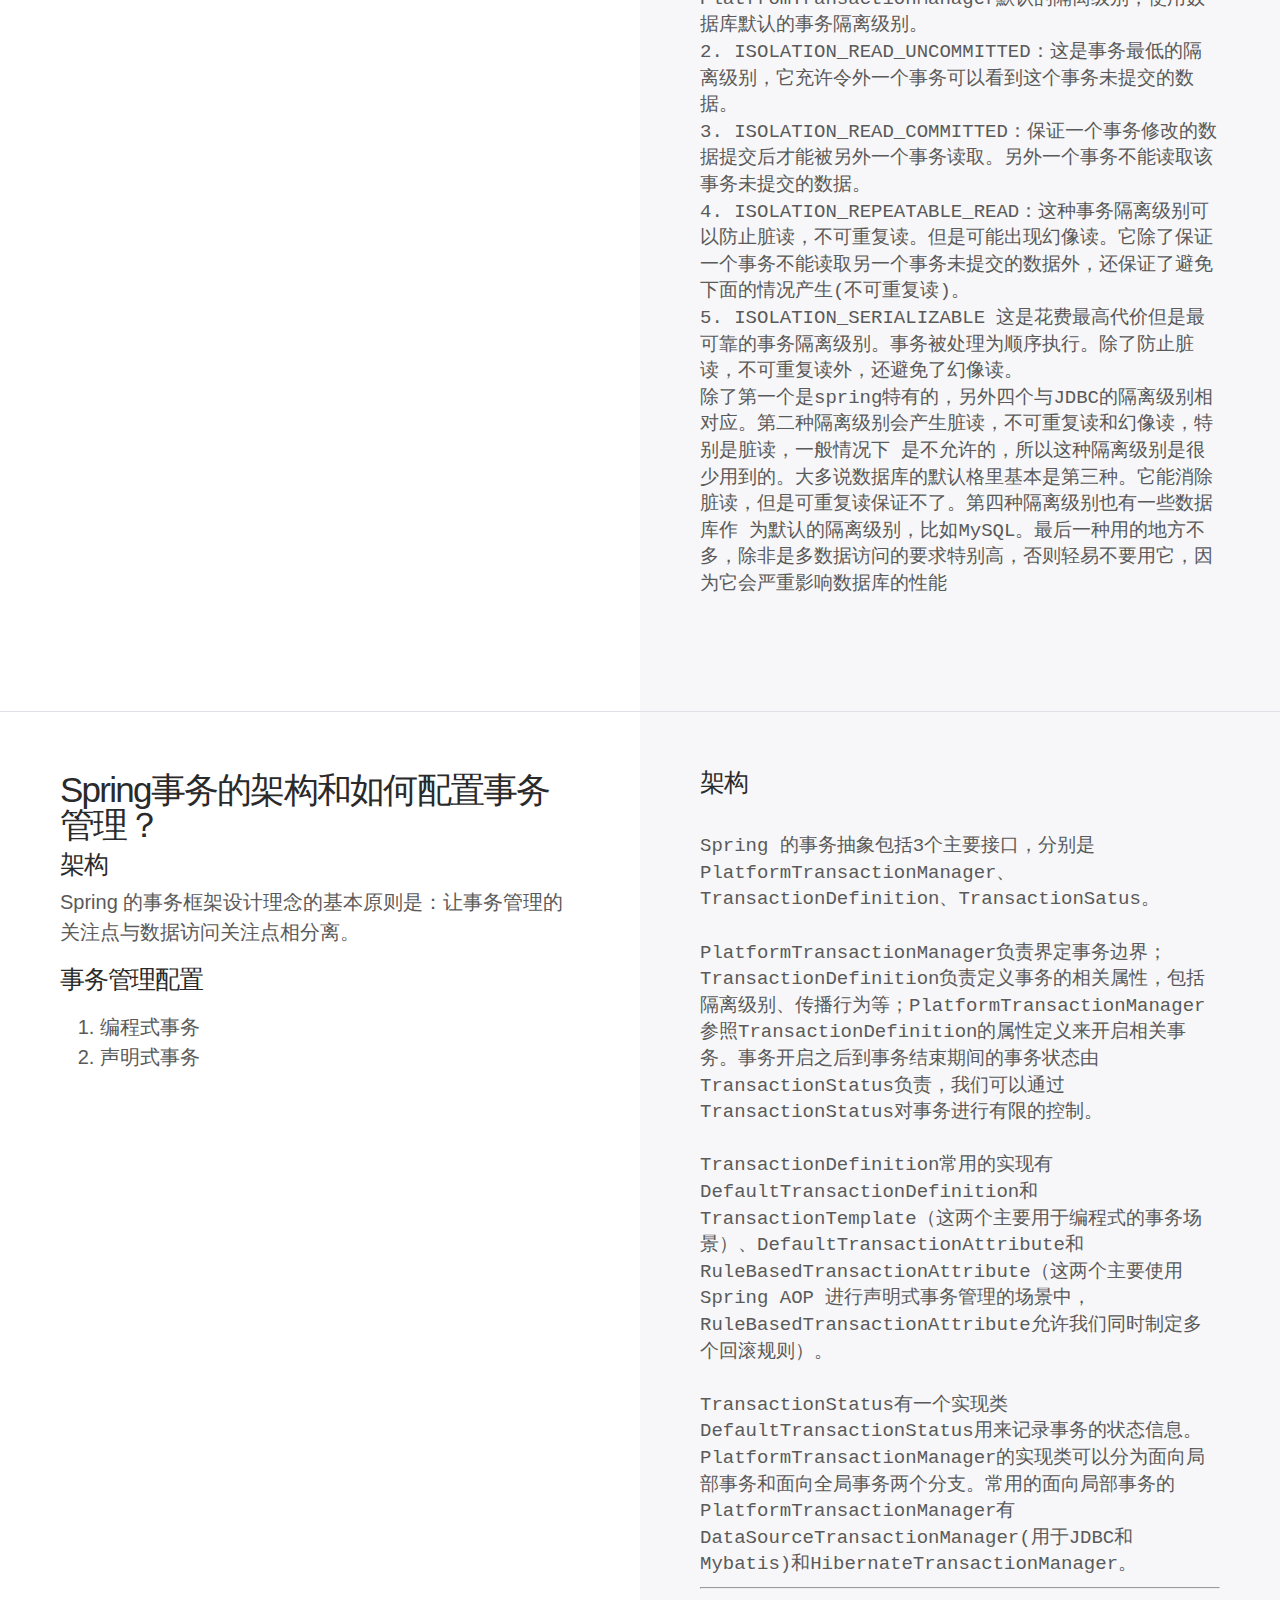
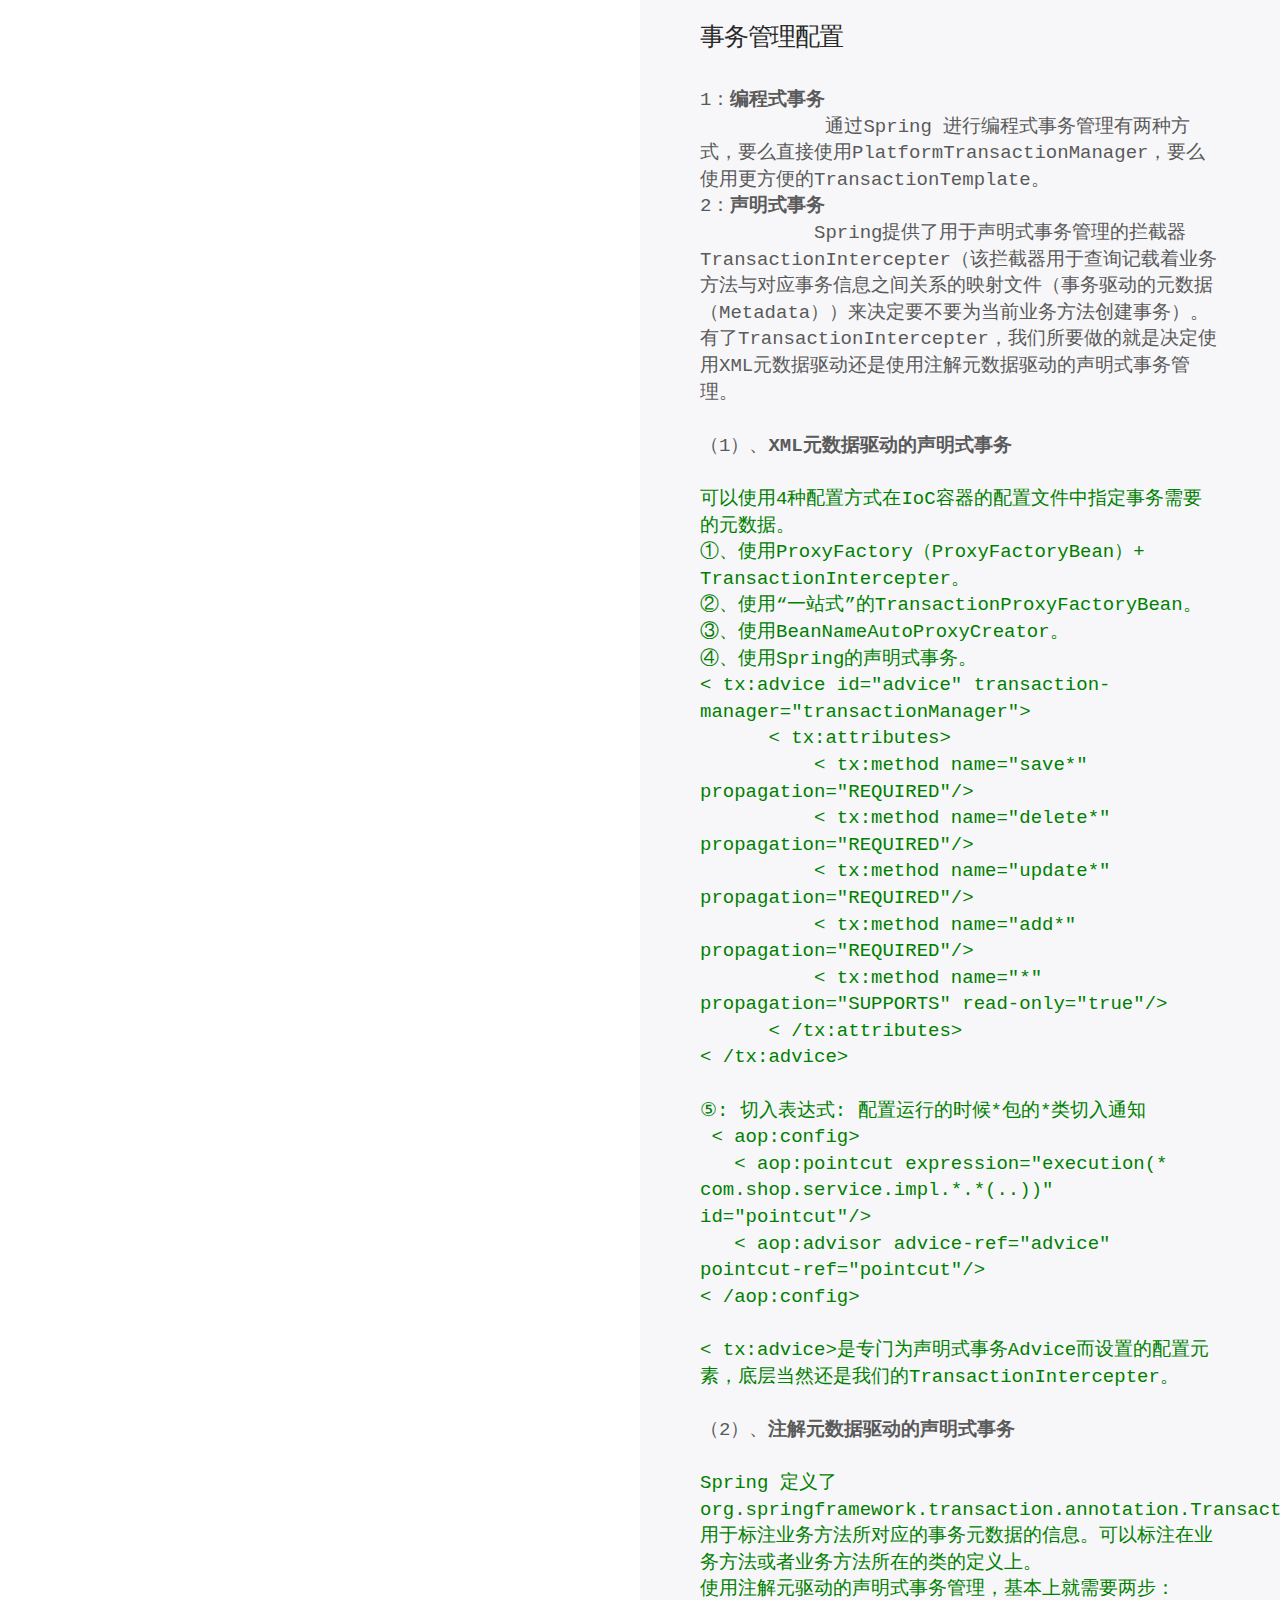
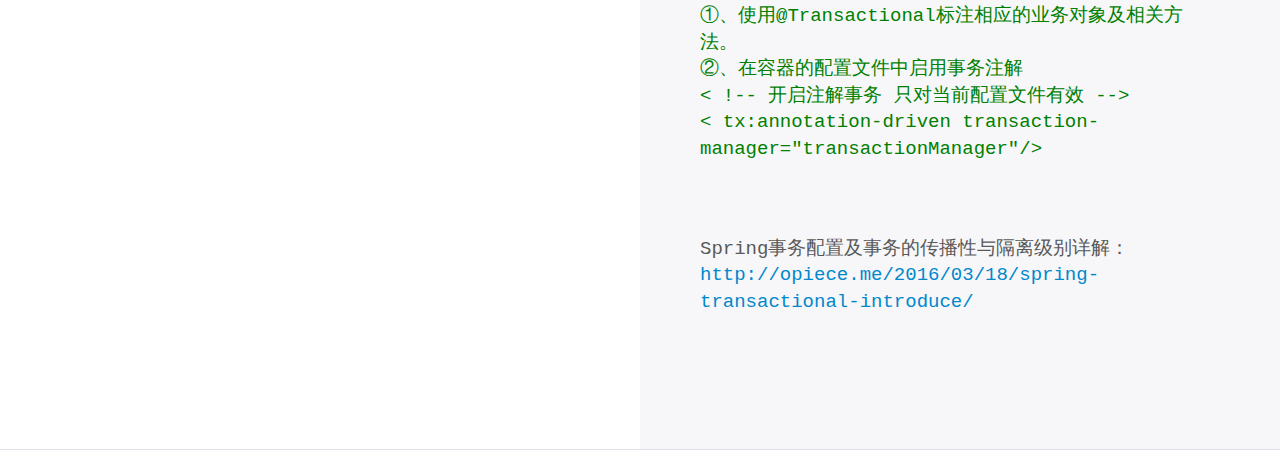
<file: kuyuTechHtml/html/transaction.html>
<!DOCTYPE html>
<html>
	<head>
	<meta http-equiv="Content-Type" content="text/html; charset=UTF-8">
    <meta http_equiv="X_UA_Compatible" content="IE=edge">
    <meta name="viewport" content="width=device-width, initial-scale=1.0, maximum-scale=1">
    <title>事务知识点整理</title>
   		<link rel="stylesheet" href="../static/css/style.css">
    </head>
    <body youdao="bind">
	
<header class="masthead">
	<div class="container">
		<span class="icon">✍</span>
		<h1>酷友垂直电商中心知识点整理</h1>
		<p class="lead">其中涉及事务、锁（java, DB）、多线程知识点整理</p>
		<p class="lead">当前版本1.0.0</p>
	</div>
</header>
<a href="#top" id="toTop"></a>
<div class="heading" id="toc">
	<h2>Table of contents</h2>
</div>
<div class="section toc">
	<div class="col">
		<h4><a href="../index.html">知识点</a></h4>
		<ul>
			<li><a href="../html/transaction.html">事务</a></li>
			<li><a href="../html/lock.html">锁（java, DB）</a></li>
			<li><a href="../html/multithreading.html">多线程知识点整理</a></li>
		</ul>
	</div>
</div>

<div class="heading" id="css">
  <h2>事务</h2>
</div>

<div class="section" id="css_declaration_order">
    <div class="col">
        <h3>事务概念</h3>
        <p>事务是数据库管理系统执行过程中的一个逻辑单位，由一个有限的数据库操作序列构成。</p>
    </div>
    <div class="col">
        <div class="highlight">
         <pre>
         	<p>说简单点就是，要么所有执行success，不然就fail。 它最终的目标：数据不会被破坏。即事务操作成功，数据的结果和业务期待的结果是一致的。</p>
         </pre>
		</div>
    </div>
</div>

<div class="section" id="css_declaration_order">
    <div class="col">
         <h3>事务的属性</h3>
         <p>一个逻辑工作单元要成为事务，必须满足所谓的ACID（原子性、一致性、隔离性和持久性）属性</p>
       	 <ol>
            <li>原子性(Atomicity)</li>
            <li>一致性(Consistency)</li>
            <li>隔离性(Isolation)</li>
            <li>持久性(Durability)</li>
       	</ol>
    </div>
    <div class="col">
        <div class="highlight">
        <!-- <img  src="/image/0.jpeg" style="height: 50%;width: 50%;"> -->
        <pre>
    <p>1：原子性（Atomicity）：原子性要求事务作为一个不可分割的整体被执行，包含在其中的对数据库的操作要么全部被执行，要么都不执行（其中有一个操作失败，就全部失败）。<p/>
	<p>2：一致性（Consistency）：一致性要求事务应确保数据库的状态从<b>一个一致状态</b>转变为<b>另一个一致状态</b>。一致状态的含义是数据库中的数据应满足完整性约束。<br/>
	<span style="color: red;">执行前数据间的一致性状态 === 执行后数据间的一致性状态</span></p>
	<p>3：隔离性（Isolation）： 事务的隔离性要求多个事务并发执行时，一个事务的执行不应影响其他事务的执行。<p/>
	<p>4：持久性（Durability）：事务的持久性是一旦整个事务提交成功，数据的修改应该永久保存在数据库中，并不可逆转。<p/>
        </pre>
		</div>
    </div>
</div>

<div class="section" id="css_declaration_order">
    <div class="col">
        <h3>隔离性（Isolation）</h3>
        <p> 事务指定了4种隔离级别（从弱到强分别是）：</p>
        <ol>
        	<li>Read Uncommitted</li>
        	<li>Read Committed</li>
        	<li>Repeatable Read</li>
        	<li>Serializable</li>
        </ol>
        <p>在事务的并发操作中可能会出现<b>脏读（dirty read），不可重复读（repeatable read），幻读（phantom read）</b>。</p>
        <a href="../static/image/Isolation-level.png" target="_blank">
        	<img  src="../static/image/Isolation-level.png" style="height: 50%;width: 100%;">
        </a>
         
    </div>
    <div class="col">
        <div class="highlight">
         <pre>
         	  <p>1：Read Uncommitted（读未提交）：一个事务可以读取另一个未提交事务的数据。<p/>
         	  <p>2：Read Committed（读提交）：一个事务要等另一个事务提交后才能读取数据。<p/>
         	  <p>3：Repeatable Read（重复读）：在开始读取数据（事务开启）时，不再允许修改操作。<p/>
         	  <p>4：Serializable（序列化）：Serializable 是最高的事务隔离级别，在该级别下，事务串行化顺序执行，可以避免脏读、不可重复读与幻读。<p/>
         	  <p><b style="color: red;">大多数数据库默认的事务隔离级别是Read committed，比如Sql Server , Oracle。MySQL的默认隔离级别是Repeatable read。</b></p>
         	  <p><a href="http://blog.csdn.net/qq_33290787/article/details/51924963" target="_blank" >举例：理解事务的4种隔离级别</a></p>
         </pre>
         <p><b>注:Mysql查询事务隔离级别：</b></p>
         <ol>
         	<li>查看当前会话隔离级别：select @@tx_isolation;</li>
         	<li>查看系统当前隔离级别：select @@global.tx_isolation;</li>
         	<li>设置当前会话隔离级别：set session transaction isolation level repeatable read;</li>
         	<li>设置当前会话隔离级别：set global transaction isolation level repeatable read;</li>
         </ol>
		</div>
    </div>
</div>

<div class="section" id="css_declaration_order">
    <div class="col">
        <h3>ACID生动解释</h3>
    </div>
    <div class="col">
        <div class="highlight">
        <pre>
        	<p><a href="http://www.bysocket.com/?p=1154" target="_blank">举例：图解——事务必会必知</a></p>
        </pre>
		</div>
    </div>
</div>
<div class="section" id="css_declaration_order">
    <div class="col">
        <h3>Spring事务的传播性</h3>
        <ol>
        	<li>Spring中事务的传播行为？</li>
        	<li>Spring事务的隔离级别?</li>
        	<li>Spring事务的架构？</li>
        	<li>使用Spring如何进行事务管理？</li>
        </ol>
        <a href="../static/image/Isolation-spread.png" target="_blank">
     	 	<img  src="../static/image/Isolation-spread.png"  style="height: 50%;width: 100%;">
     	</a>
      <p><b>附：</b></p>
      <p> 什么是事务的传播特性?：<a href="http://javaeye-mao.iteye.com/blog/1501534" target="_blank">http://javaeye-mao.iteye.com/blog/1501534</a></p>
      <p> 一图学习 Spring事务传播性：<a href="http://ju.outofmemory.cn/entry/113944" target="_blank">http://ju.outofmemory.cn/entry/113944</a></p>
    </div>
    <div class="col">
        <div class="highlight">
        <pre>
<p>事务的传播级别和数据隔离级别，是事务控制的两个主要特性。传播级别定义的是事务的控制范围，事务隔离级别定义的是事务在数据库读写方面的控制范围。</p>
<span>（1）：Spring事务传播性有七种，REQUIRED、SUPPORTS、REQUIRES-NEW、NOT-SUPPORTED、MANDATORY、NEVER、NESTED。如下思维导图：</span>
<a href="../static/image/transaction-propagation.png" target="_blank">
<img  src="../static/image/transaction-propagation.png" style="height: 80%;width: 100%;">
</a>
Spring事务的传播特性： 
1. PROPAGATION_REQUIRED: 如果存在一个事务，则支持当前事务。如果没有事务则开启新的事物。 
2. PROPAGATION_SUPPORTS: 如果存在一个事务，支持当前事务。如果没有事务，则非事务的执行。 
3. PROPAGATION_MANDATORY: 如果已经存在一个事务，支持当前事务。如果没有一个活动的事务，则抛出异常。 
4. PROPAGATION_REQUIRES_NEW: 总是开启一个新的事务。如果一个事务已经存在，则将这个存在的事务挂起。 
5. PROPAGATION_NOT_SUPPORTED: 总是非事务地执行，并挂起任何存在的事务。 
6. PROPAGATION_NEVER: 总是非事务地执行，如果存在一个活动事务，则抛出异常 
7.(spring)PROPAGATION_NESTED：如果一个活动的事务存在，则运行在一个嵌套的事务中. 如果没有活动事务, 则按TransactionDefinition.PROPAGATION_REQUIRED 属性执行。
<hr/>
Spring事务的隔离级别：
1. ISOLATION_DEFAULT：这是一个PlatfromTransactionManager默认的隔离级别，使用数据库默认的事务隔离级别。 
2. ISOLATION_READ_UNCOMMITTED：这是事务最低的隔离级别，它充许令外一个事务可以看到这个事务未提交的数据。 
3. ISOLATION_READ_COMMITTED：保证一个事务修改的数据提交后才能被另外一个事务读取。另外一个事务不能读取该事务未提交的数据。 
4. ISOLATION_REPEATABLE_READ：这种事务隔离级别可以防止脏读，不可重复读。但是可能出现幻像读。它除了保证一个事务不能读取另一个事务未提交的数据外，还保证了避免下面的情况产生(不可重复读)。 
5. ISOLATION_SERIALIZABLE 这是花费最高代价但是最可靠的事务隔离级别。事务被处理为顺序执行。除了防止脏读，不可重复读外，还避免了幻像读。 
除了第一个是spring特有的，另外四个与JDBC的隔离级别相对应。第二种隔离级别会产生脏读，不可重复读和幻像读，特别是脏读，一般情况下 是不允许的，所以这种隔离级别是很少用到的。大多说数据库的默认格里基本是第三种。它能消除脏读，但是可重复读保证不了。第四种隔离级别也有一些数据库作 为默认的隔离级别，比如MySQL。最后一种用的地方不多，除非是多数据访问的要求特别高，否则轻易不要用它，因为它会严重影响数据库的性能 

        </pre>
		</div>
    </div>
</div>
<div class="section" id="css_declaration_order">
    <div class="col">
        <h3>Spring事务的架构和如何配置事务管理？</h3>
        <h4>架构</h4>
        <p>Spring 的事务框架设计理念的基本原则是：让事务管理的关注点与数据访问关注点相分离。</p>
        <h4>事务管理配置</h4>
        <ol>
        	<li>编程式事务</li>
        	<li>声明式事务</li>
        </ol>
    </div>
    <div class="col">
        <div class="highlight">
        <pre>
<h4>架构</h4>
Spring 的事务抽象包括3个主要接口，分别是PlatformTransactionManager、TransactionDefinition、TransactionSatus。

PlatformTransactionManager负责界定事务边界；TransactionDefinition负责定义事务的相关属性，包括隔离级别、传播行为等；PlatformTransactionManager参照TransactionDefinition的属性定义来开启相关事务。事务开启之后到事务结束期间的事务状态由TransactionStatus负责，我们可以通过TransactionStatus对事务进行有限的控制。

TransactionDefinition常用的实现有DefaultTransactionDefinition和TransactionTemplate（这两个主要用于编程式的事务场景）、DefaultTransactionAttribute和RuleBasedTransactionAttribute（这两个主要使用Spring AOP 进行声明式事务管理的场景中，RuleBasedTransactionAttribute允许我们同时制定多个回滚规则）。

TransactionStatus有一个实现类DefaultTransactionStatus用来记录事务的状态信息。
PlatformTransactionManager的实现类可以分为面向局部事务和面向全局事务两个分支。常用的面向局部事务的PlatformTransactionManager有DataSourceTransactionManager(用于JDBC和Mybatis)和HibernateTransactionManager。
<hr/>
<h4>事务管理配置</h4>
1：<b>编程式事务</b>
	   通过Spring 进行编程式事务管理有两种方式，要么直接使用PlatformTransactionManager，要么使用更方便的TransactionTemplate。
2：<b>声明式事务</b>
	  Spring提供了用于声明式事务管理的拦截器TransactionIntercepter（该拦截器用于查询记载着业务方法与对应事务信息之间关系的映射文件（事务驱动的元数据（Metadata））来决定要不要为当前业务方法创建事务）。有了TransactionIntercepter，我们所要做的就是决定使用XML元数据驱动还是使用注解元数据驱动的声明式事务管理。
	  
（1）、<b>XML元数据驱动的声明式事务</b>
<span style="color: green"> 
可以使用4种配置方式在IoC容器的配置文件中指定事务需要的元数据。
①、使用ProxyFactory（ProxyFactoryBean）+ TransactionIntercepter。
②、使用“一站式”的TransactionProxyFactoryBean。
③、使用BeanNameAutoProxyCreator。
④、使用Spring的声明式事务。
< tx:advice id="advice" transaction-manager="transactionManager">
      < tx:attributes>
          < tx:method name="save*" propagation="REQUIRED"/>
          < tx:method name="delete*" propagation="REQUIRED"/>
          < tx:method name="update*" propagation="REQUIRED"/>
          < tx:method name="add*" propagation="REQUIRED"/>
          < tx:method name="*" propagation="SUPPORTS" read-only="true"/>
      < /tx:attributes>
< /tx:advice>
                   
⑤: 切入表达式: 配置运行的时候*包的*类切入通知
 < aop:config>
   < aop:pointcut expression="execution(* com.shop.service.impl.*.*(..))" id="pointcut"/>
   < aop:advisor advice-ref="advice" pointcut-ref="pointcut"/>
< /aop:config>

< tx:advice>是专门为声明式事务Advice而设置的配置元素，底层当然还是我们的TransactionIntercepter。 
</span>             
（2）、<b>注解元数据驱动的声明式事务</b>
<span style="color: green"> 
Spring 定义了org.springframework.transaction.annotation.Transactional用于标注业务方法所对应的事务元数据的信息。可以标注在业务方法或者业务方法所在的类的定义上。
使用注解元驱动的声明式事务管理，基本上就需要两步：
①、使用@Transactional标注相应的业务对象及相关方法。
②、在容器的配置文件中启用事务注解
< !-- 开启注解事务 只对当前配置文件有效 -->
< tx:annotation-driven transaction-manager="transactionManager"/>	  
</span>
        	<p><p>Spring事务配置及事务的传播性与隔离级别详解：<a href="http://opiece.me/2016/03/18/spring-transactional-introduce/" target="_blank">http://opiece.me/2016/03/18/spring-transactional-introduce/</a></p></p>
        </pre>
		</div>
    </div>
</div>

<p/>
<p/>
<p/>
</body>
</html>
</file>
<file: kuyuTechHtml/static/css/style.css>
/*
 * Fonts
 */

@font-face {
  font-family: 'fontello';
  src: url('font/fontello.eot');
  src: url('font/fontello.eot#iefix') format('embedded-opentype'),
       url('font/fontello.woff') format('woff'),
       url('font/fontello.ttf') format('truetype'),
       url('font/fontello.svg') format('svg');
  font-weight: normal;
  font-style: normal;
}

[class^="icon-"]:before, [class*=" icon-"]:before {
  font-family: "fontello";
  font-style: normal;
  font-weight: normal;
  speak: none;
  display: inline-block;
  text-decoration: inherit;
  width: 1em;
  margin-right: .2em;
  text-align: center;
  font-variant: normal;
  text-transform: none;
}

.icon-github-circled:before { content: '\e800'; } /* '顮€' */
.icon-twitter:before { content: '\e801'; } /* '顮�' */


/*
 * Scaffolding and type
 */

html {
  font-size: 16px;
}
@media (min-width: 48em) {
  html {
    font-size: 20px;
  }
}

body {
  margin: 0;
  font: 1rem/1.5 "寰蒋闆呴粦","PT Sans", sans-serif;
  color: #5a5a5a;
}

a {
  color: #08c;
  text-decoration: none;
}
a:hover {
  text-decoration: underline;
}

h1, h2, h3, h4 {
  margin: 0 0 .5rem;
  font-weight: normal;
  line-height: 1;
  color: #2a2a2a;
  letter-spacing: -.05em;
}
h1 { font-size: 3rem; }
h2 { font-size: 2.5rem; }
h3 { font-size: 1.75rem; }
h4 { font-size: 1.25rem }

p {
  margin: 0 0 1rem;
}
.lead {
  font-size: 1.3rem;
}

blockquote {
  position: relative;
  margin: 0 1rem 1rem;
  font-style: italic;
  color: #7a7a7a;
}
blockquote p {
  margin-bottom: 0;
}

ul li {
  margin-bottom: .25rem;
}

/* Tighten up margin on last items */
p:last-child,
ul:last-child,
blockquote:last-child{
  margin-bottom: 0;
}



/*
 * Code
 */

code,
pre {
  font-family: "PT Mono", Menlo, "Courier New", monospace;
  font-size: 95%;
}
code {
  padding: 2px 4px;
  font-size: 85%;
  color: #d44950;
  background-color: #f7f7f9;
  border-radius: .2rem;
}

pre {
  display: block;
  margin: 0 0 1rem;
  line-height: 1.4;
  white-space: pre;
  white-space: pre-wrap;
}
pre code {
  padding: 0;
  color: inherit;
  background-color: transparent;
  border: 0;
}
.highlight {
  margin: 0;
}
.highlight pre {
  margin-bottom: 0;
}
.highlight + .highlight {
  margin-top: 1rem;
}


/*
 * The Grid
 */

.col {
  padding: 2rem 1rem;
}
.col p {
  max-width: 40rem;
}
.col + .col {
  border-top: 1px solid #dfe1e8;
  background-color: #f7f7f9;
}
@media (min-width: 38em) {
  .col {
    padding: 2rem;
  }
}
@media (min-width: 48em) {
  .section {
    display: table;
    width: 100%;
    table-layout: fixed;
  }
  .col {
    display: table-cell;
    padding: 3rem;
    vertical-align: top;
  }
  .col + .col {
    border-top: 0;
  }
}

/* Make the ToC a whole section */
.toc .col + .col {
  background-color: #fff;
}


/*
 * Masthead
 */

.masthead {
  padding: 3rem 1rem;
  color: rgba(255,255,255,.5);
  text-align: center;
  background-color: #2a3440;
}
.masthead h1 {
  color: #fff;
  margin-bottom: .25rem;
}
.masthead .icon {
  display: inline-block;
  font-size: 3rem;
  margin: 0 .5rem;
}
.masthead-links {
  font-size: 2rem;
}
.masthead-links a {
  color: rgba(255,255,255,.5);
  text-decoration: none;
  transition: all .15s linear;
}
.masthead-links a:hover {
  color: #fff;
}

@media (min-width: 38em) {
  .masthead {
    padding-top: 4rem;
    padding-bottom: 4rem;
  }
}


/*
 * Sections
 */

.heading {
  padding: 2rem 1rem 1.5rem;
  background-color: #dfe1e8;
}

@media (min-width: 38em) {
  .heading {
    padding: 3rem 3rem 2.5rem;
  }
}

.section {
  border-bottom: 1px solid #dfe1e8;
}


/*
 * Footer
 */

.footer {
  padding: 3rem 1rem;
  font-size: 90%;
  text-align: center;
}
.footer p {
  margin-bottom: .5rem;
}

.quick-links {
  list-style: none;
  margin-left: 0;
}
.quick-links li {
  display: inline;
}


/*
 * Syntax highlighting
 */

.hll { background-color: #ffffcc }
 /*{ background: #f0f3f3; }*/
.c { color: #999; } /* Comment */
.err { color: #AA0000; background-color: #FFAAAA } /* Error */
.k { color: #006699; } /* Keyword */
.o { color: #555555 } /* Operator */
.cm { color: #999; } /* Comment.Multiline */ /* Edited to remove italics and make into comment */
.cp { color: #009999 } /* Comment.Preproc */
.c1 { color: #999; } /* Comment.Single */
.cs { color: #999; } /* Comment.Special */
.gd { background-color: #FFCCCC; border: 1px solid #CC0000 } /* Generic.Deleted */
.ge { font-style: italic } /* Generic.Emph */
.gr { color: #FF0000 } /* Generic.Error */
.gh { color: #003300; } /* Generic.Heading */
.gi { background-color: #CCFFCC; border: 1px solid #00CC00 } /* Generic.Inserted */
.go { color: #AAAAAA } /* Generic.Output */
.gp { color: #000099; } /* Generic.Prompt */
.gs { } /* Generic.Strong */
.gu { color: #003300; } /* Generic.Subheading */
.gt { color: #99CC66 } /* Generic.Traceback */
.kc { color: #006699; } /* Keyword.Constant */
.kd { color: #006699; } /* Keyword.Declaration */
.kn { color: #006699; } /* Keyword.Namespace */
.kp { color: #006699 } /* Keyword.Pseudo */
.kr { color: #006699; } /* Keyword.Reserved */
.kt { color: #007788; } /* Keyword.Type */
.m { color: #FF6600 } /* Literal.Number */
.s { color: #d44950 } /* Literal.String */
.na { color: #4f9fcf } /* Name.Attribute */
.nb { color: #336666 } /* Name.Builtin */
.nc { color: #00AA88; } /* Name.Class */
.no { color: #336600 } /* Name.Constant */
.nd { color: #9999FF } /* Name.Decorator */
.ni { color: #999999; } /* Name.Entity */
.ne { color: #CC0000; } /* Name.Exception */
.nf { color: #CC00FF } /* Name.Function */
.nl { color: #9999FF } /* Name.Label */
.nn { color: #00CCFF; } /* Name.Namespace */
.nt { color: #2f6f9f; } /* Name.Tag */
.nv { color: #003333 } /* Name.Variable */
.ow { color: #000000; } /* Operator.Word */
.w { color: #bbbbbb } /* Text.Whitespace */
.mf { color: #FF6600 } /* Literal.Number.Float */
.mh { color: #FF6600 } /* Literal.Number.Hex */
.mi { color: #FF6600 } /* Literal.Number.Integer */
.mo { color: #FF6600 } /* Literal.Number.Oct */
.sb { color: #CC3300 } /* Literal.String.Backtick */
.sc { color: #CC3300 } /* Literal.String.Char */
.sd { color: #CC3300; font-style: italic } /* Literal.String.Doc */
.s2 { color: #CC3300 } /* Literal.String.Double */
.se { color: #CC3300; } /* Literal.String.Escape */
.sh { color: #CC3300 } /* Literal.String.Heredoc */
.si { color: #AA0000 } /* Literal.String.Interpol */
.sx { color: #CC3300 } /* Literal.String.Other */
.sr { color: #33AAAA } /* Literal.String.Regex */
.s1 { color: #CC3300 } /* Literal.String.Single */
.ss { color: #FFCC33 } /* Literal.String.Symbol */
.bp { color: #336666 } /* Name.Builtin.Pseudo */
.vc { color: #003333 } /* Name.Variable.Class */
.vg { color: #003333 } /* Name.Variable.Global */
.vi { color: #003333 } /* Name.Variable.Instance */
.il { color: #FF6600 } /* Literal.Number.Integer.Long */

.css .o,
.css .o + .nt,
.css .nt + .nt { color: #999; }
</file>
